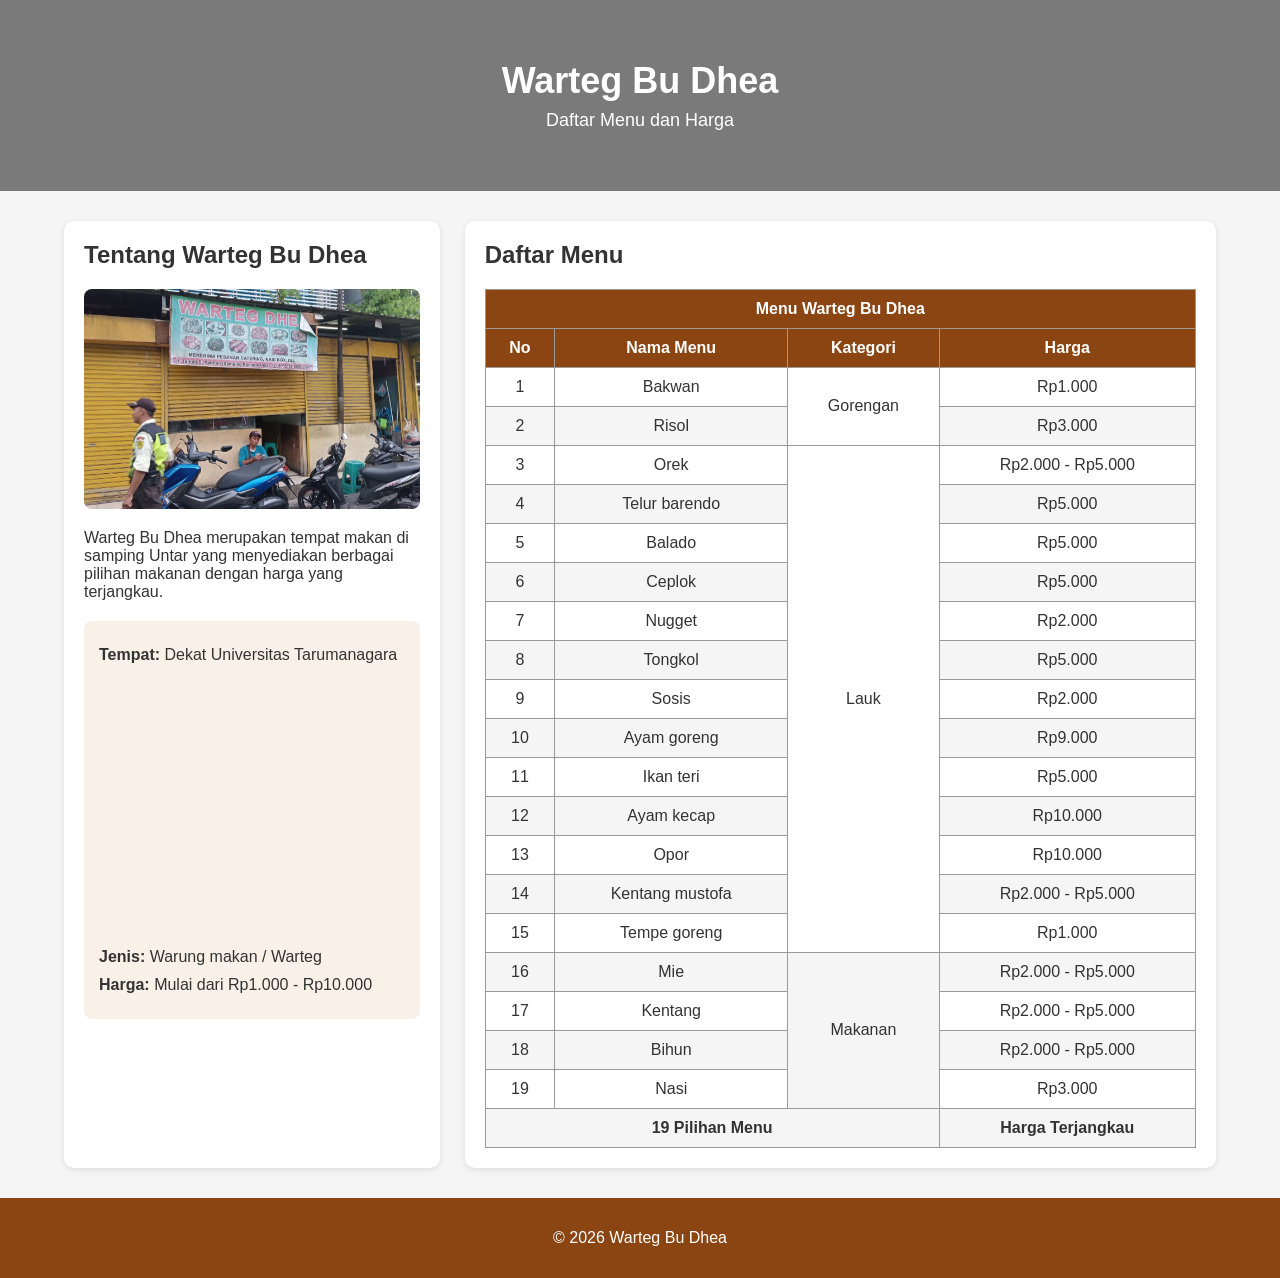
<file: Kelompok_7_Pertemuan3/index.html>
<!DOCTYPE html>
<html lang="id">
<head>
    <meta charset="UTF-8">
    <meta name="viewport" content="width=device-width, initial-scale=1.0">
    <title>Warteg Bu Dhea</title>

    <!-- CSS eksternal -->
    <link rel="stylesheet" href="style.css">
</head>
<body>

    <!-- Header -->
    <header>
        <h1>Warteg Bu Dhea</h1>
        <p>Daftar Menu dan Harga</p>
    </header>

    <!-- Isi halaman -->
    <main class="container">

        <!-- Tentang warteg -->
        <section class="about">
            <h2>Tentang Warteg Bu Dhea</h2>

            <img 
                src="WartegDhea.png"
                alt="Tempat Warteg">

            <p>
                Warteg Bu Dhea merupakan tempat makan di samping Untar yang menyediakan
                berbagai pilihan makanan dengan harga yang terjangkau.
            </p>

            <div class="info">
                <p><strong>Tempat:</strong> Dekat Universitas Tarumanagara</p>

                <!-- Google Maps -->
                <div class="map">
                    <iframe
                        src="https://www.google.com/maps?q=Warteg%20Bu%20Dhea%20Universitas%20Tarumanagara&output=embed"
                        width="100%"
                        height="250"
                        style="border:0;"
                        allowfullscreen=""
                        loading="lazy">
                    </iframe>
                </div>

                <p><strong>Jenis:</strong> Warung makan / Warteg</p>
                <p><strong>Harga:</strong> Mulai dari Rp1.000 - Rp10.000</p>
            </div>
        </section>

        <!-- Daftar menu -->
        <section class="menu">
            <h2>Daftar Menu</h2>

            <table>
                <tr>
                    <th colspan="4">Menu Warteg Bu Dhea</th>
                </tr>

                <tr>
                    <th>No</th>
                    <th>Nama Menu</th>
                    <th>Kategori</th>
                    <th>Harga</th>
                </tr>

                <!-- Gorengan -->
                <tr>
                    <td>1</td>
                    <td>Bakwan</td>
                    <td rowspan="2">Gorengan</td>
                    <td>Rp1.000</td>
                </tr>

                <tr>
                    <td>2</td>
                    <td>Risol</td>
                    <td>Rp3.000</td>
                </tr>

                <!-- Lauk -->
                <tr>
                    <td>3</td>
                    <td>Orek</td>
                    <td rowspan="13">Lauk</td>
                    <td>Rp2.000 - Rp5.000</td>
                </tr>

                <tr>
                    <td>4</td>
                    <td>Telur barendo</td>
                    <td>Rp5.000</td>
                </tr>

                <tr>
                    <td>5</td>
                    <td>Balado</td>
                    <td>Rp5.000</td>
                </tr>

                <tr>
                    <td>6</td>
                    <td>Ceplok</td>
                    <td>Rp5.000</td>
                </tr>

                <tr>
                    <td>7</td>
                    <td>Nugget</td>
                    <td>Rp2.000</td>
                </tr>

                <tr>
                    <td>8</td>
                    <td>Tongkol</td>
                    <td>Rp5.000</td>
                </tr>

                <tr>
                    <td>9</td>
                    <td>Sosis</td>
                    <td>Rp2.000</td>
                </tr>

                <tr>
                    <td>10</td>
                    <td>Ayam goreng</td>
                    <td>Rp9.000</td>
                </tr>

                <tr>
                    <td>11</td>
                    <td>Ikan teri</td>
                    <td>Rp5.000</td>
                </tr>

                <tr>
                    <td>12</td>
                    <td>Ayam kecap</td>
                    <td>Rp10.000</td>
                </tr>

                <tr>
                    <td>13</td>
                    <td>Opor</td>
                    <td>Rp10.000</td>
                </tr>

                <tr>
                    <td>14</td>
                    <td>Kentang mustofa</td>
                    <td>Rp2.000 - Rp5.000</td>
                </tr>

                <tr>
                    <td>15</td>
                    <td>Tempe goreng</td>
                    <td>Rp1.000</td>
                </tr>

                <!-- Makanan -->
                <tr>
                    <td>16</td>
                    <td>Mie</td>
                    <td rowspan="4">Makanan</td>
                    <td>Rp2.000 - Rp5.000</td>
                </tr>

                <tr>
                    <td>17</td>
                    <td>Kentang</td>
                    <td>Rp2.000 - Rp5.000</td>
                </tr>

                <tr>
                    <td>18</td>
                    <td>Bihun</td>
                    <td>Rp2.000 - Rp5.000</td>
                </tr>

                <tr>
                    <td>19</td>
                    <td>Nasi</td>
                    <td>Rp3.000</td>
                </tr>

                

                <!-- Ringkasan -->
                <tr class="summary">
                    <td colspan="3">
                        <strong>19 Pilihan Menu</strong>
                    </td>
                    <td colspan="1">
                        <strong>Harga Terjangkau</strong>
                    </td>
                </tr>

            </table>
        </section>

    </main>

    <!-- Footer -->
    <footer>
        <p>&copy; 2026 Warteg Bu Dhea</p>
    </footer>

</body>
</html>
</file>
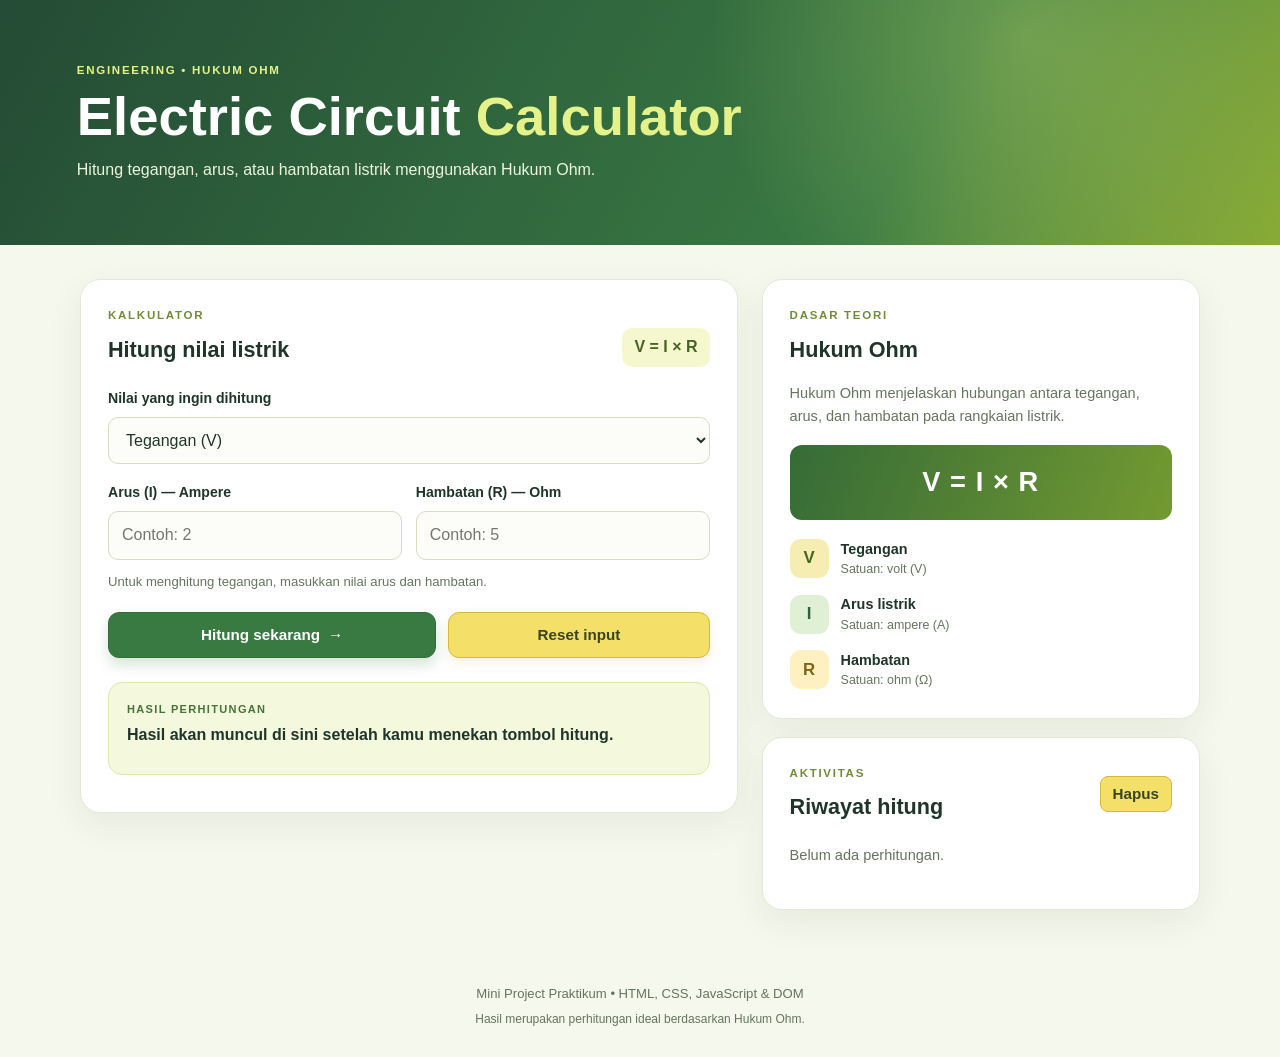
<file: Kelompok_7_Pertemuan_10/index.html>
<!-- Menentukan dokumen menggunakan standar HTML5 -->
<!DOCTYPE html>
<html lang="id">
<!-- Memuat metadata, judul, CSS, dan JavaScript -->
<head>
  <meta charset="UTF-8"><meta name="viewport" content="width=device-width, initial-scale=1.0">
  <title>Electric Circuit Calculator</title><link rel="stylesheet" href="style.css"><script src="script.js" defer></script>
</head>
<!-- Berisi seluruh tampilan kalkulator listrik -->
<body>
  <!-- Menampilkan judul dan pengantar aplikasi -->
  <header class="hero"><div><p class="eyebrow">ENGINEERING • HUKUM OHM</p><h1>Electric Circuit <span>Calculator</span></h1><p>Hitung tegangan, arus, atau hambatan listrik menggunakan Hukum Ohm.</p></div></header>
  <!-- Menyusun kalkulator dan informasi pendukung -->
  <main class="container">
    <!-- Area input dan hasil perhitungan listrik -->
    <section class="card calculator">
      <div class="heading"><div><p class="eyebrow">KALKULATOR</p><h2>Hitung nilai listrik</h2></div><span class="chip">V = I × R</span></div>
      <!-- Form untuk memilih besaran dan memasukkan nilai -->
      <form id="calculatorForm">
        <label for="target">Nilai yang ingin dihitung</label>
        <!-- Memilih nilai listrik yang akan dihitung -->
        <select id="target"><option value="voltage">Tegangan (V)</option><option value="current">Arus (I)</option><option value="resistance">Hambatan (R)</option></select>
        <!-- Menyediakan dua kolom input untuk perhitungan -->
        <div class="input-grid"><div><label id="firstLabel" for="firstValue">Arus (I) — Ampere</label><input id="firstValue" type="number" min="0" step="any" placeholder="Contoh: 2" required></div><div><label id="secondLabel" for="secondValue">Hambatan (R) — Ohm</label><input id="secondValue" type="number" min="0" step="any" placeholder="Contoh: 5" required></div></div>
        <p class="hint" id="inputHint">Untuk menghitung tegangan, masukkan nilai arus dan hambatan.</p>
        <!-- Menampilkan tombol hitung dan reset -->
        <div class="button-row">
          <button class="primary" type="submit">Hitung sekarang <span aria-hidden="true">→</span></button>
          <button class="secondary" type="reset" id="resetButton">Reset input</button>
        </div>
      </form>
      <!-- Menampilkan hasil dan rumus perhitungan -->
      <div class="result" aria-live="polite"><div><p class="result-label">HASIL PERHITUNGAN</p><p id="resultText">Hasil akan muncul di sini setelah kamu menekan tombol hitung.</p><small id="formulaText"></small></div></div>
      <!-- Menampilkan pesan validasi input -->
      <p id="errorMessage" class="error" role="alert"></p>
    </section>
    <!-- Menampung teori Hukum Ohm dan riwayat hitung -->
    <aside>
      <!-- Menjelaskan rumus dan satuan besaran listrik -->
      <section class="card"><p class="eyebrow">DASAR TEORI</p><h2>Hukum Ohm</h2><p class="muted">Hukum Ohm menjelaskan hubungan antara tegangan, arus, dan hambatan pada rangkaian listrik.</p><div class="equation">V = I × R</div><ul class="legend"><li><b class="voltage">V</b><span><strong>Tegangan</strong><small>Satuan: volt (V)</small></span></li><li><b class="current">I</b><span><strong>Arus listrik</strong><small>Satuan: ampere (A)</small></span></li><li><b class="resistance">R</b><span><strong>Hambatan</strong><small>Satuan: ohm (Ω)</small></span></li></ul></section>
      <!-- Menampilkan daftar riwayat dan tombol hapus -->
      <section class="card history"><div class="heading"><div><p class="eyebrow">AKTIVITAS</p><h2>Riwayat hitung</h2></div><button type="button" class="text-button" id="clearHistoryButton">Hapus</button></div><p id="emptyHistory" class="muted">Belum ada perhitungan.</p><ul id="historyList"></ul></section>
    </aside>
  </main>
  <!-- Menampilkan informasi penutup aplikasi -->
  <footer><p>Mini Project Praktikum • HTML, CSS, JavaScript & DOM</p><small>Hasil merupakan perhitungan ideal berdasarkan Hukum Ohm.</small></footer>
</body></html>
</file>
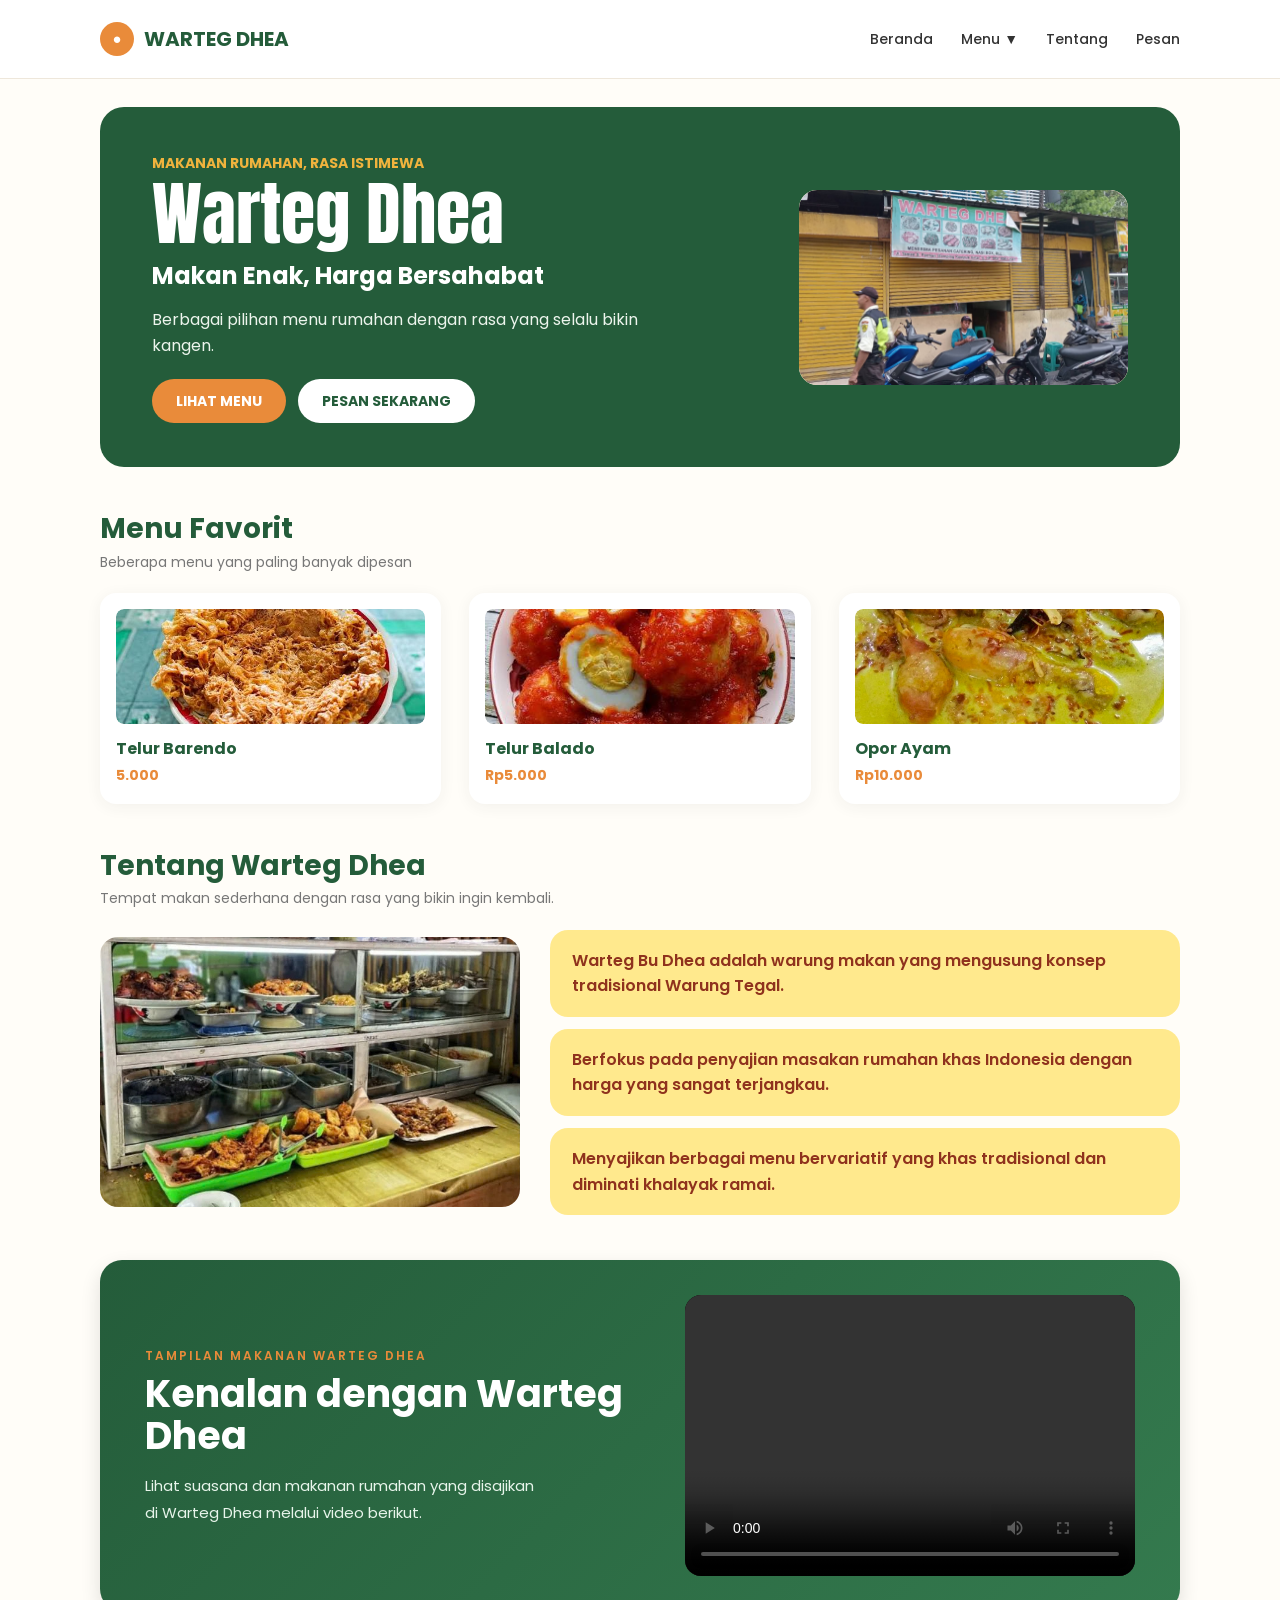
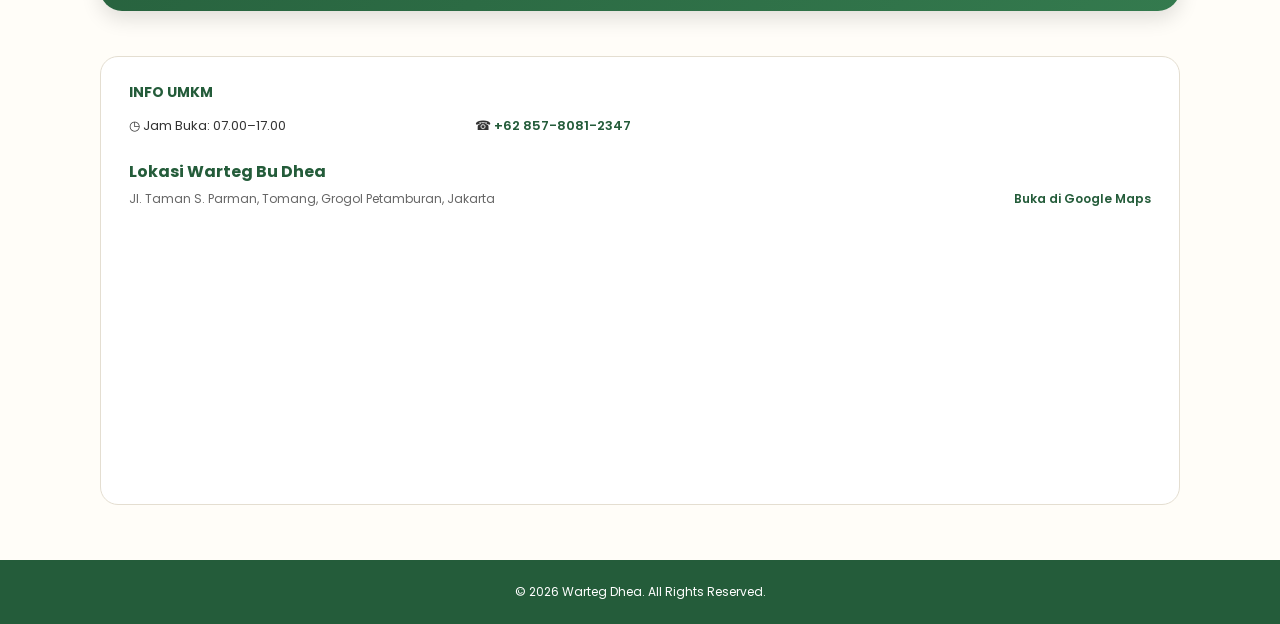
<file: Kelompok_7_Project_UTS/index.html>
<!DOCTYPE html>
<html lang="id">
<head>
    <meta charset="UTF-8">
    <meta name="viewport" content="width=device-width, initial-scale=1.0">
    <title>Warteg Bu Dhea - Beranda</title>
    <link rel="stylesheet" href="style.css">
</head>
<body>

    <!-- Header dan Navigasi -->
    <header class="header">
        <div class="container nav-container">
            <a href="index.html" class="brand">
                <span class="brand-icon">●</span>
                WARTEG DHEA
            </a>

            <nav class="nav">
                <a href="index.html">Beranda</a>
                <div class="dropdown">
                    <button type="button" class="dropdown-toggle">Menu <span>▼</span></button>
                    <ul class="submenu">
                        <li><a href="menu.html#gorengan">Gorengan</a></li>
                        <li><a href="menu.html#lauk">Lauk</a></li>
                        <li><a href="menu.html#makanan">Makanan</a></li>
                        <li><a href="menu.html#harga">Daftar Harga</a></li>
                    </ul>
                </div>
                <a href="index.html#tentang">Tentang</a>
                <a href="pesan.html">Pesan</a>
            </nav>
        </div>
    </header>

    <main>
        <!-- Hero: slogan, deskripsi, tombol, dan foto warteg -->
        <section class="hero container">
            <div class="hero-content">
                <p class="eyebrow">MAKANAN RUMAHAN, RASA ISTIMEWA</p>
                <h1>Warteg Dhea</h1>
                <h2>Makan Enak, Harga Bersahabat</h2>
                <p>
                    Berbagai pilihan menu rumahan dengan rasa yang selalu bikin kangen.
                </p>

                <!-- Tombol menuju katalog menu dan halaman pemesanan -->
                <div class="button-group">
                    <a href="menu.html" class="button button-orange">LIHAT MENU</a>
                    <a href="pesan.html" class="button button-light">PESAN SEKARANG</a>
                </div>
            </div>

            <div class="hero-illustration hero-photo">
                <img src="assets/warteg-depan.png" alt="Foto depan Warteg Dhea">
            </div>
        </section>

        <!-- Menu Favorit -->
        <section class="container section">
            <div class="section-heading">
                <h2>Menu Favorit</h2>
                <p>Beberapa menu yang paling banyak dipesan</p>
            </div>

            <!-- Kartu menu berisi foto, nama menu, dan harga -->
            <div class="menu-grid">
                <article class="menu-card">
                    <div class="food-image">
                        <img src="assets/Telur Barendo.jpg" alt="Telur Barendo">
                    </div>
                    <h3>Telur Barendo</h3>
                    <strong>5.000</strong>
                </article>

                <article class="menu-card">
                    <div class="food-image">
                        <img src="assets/Telur Balado.jpg" alt="Telur Balado">
                    </div>
                    <h3>Telur Balado</h3>
                    <strong>Rp5.000</strong>
                </article>

                <article class="menu-card">
                    <div class="food-image">
                        <img src="assets/Opor Ayam.png" alt="Opor Ayam">
                    </div>
                    <h3>Opor Ayam</h3>
                    <strong>Rp10.000</strong>
                </article>
            </div>
        </section>

        <!-- Tentang Warteg Bu Dhea -->
        <section id="tentang" class="container section">
            <div class="section-heading">
                <h2>Tentang Warteg Dhea</h2>
                <p>Tempat makan sederhana dengan rasa yang bikin ingin kembali.</p>
            </div>

            <!-- Bagian "tentang" dibagi menjadi foto warteg dan deskripsi -->
            <div class="about-grid">
                <img src="assets/etalase-menu.jpg" alt="Etalase makanan Warteg Bu Dhea" class="about-image">

                <div class="about-text">
                    <p>
                        Warteg Bu Dhea adalah warung makan yang mengusung konsep
                        tradisional Warung Tegal.
                    </p>
                    <p>
                        Berfokus pada penyajian masakan rumahan khas Indonesia
                        dengan harga yang sangat terjangkau.
                    </p>
                    <p>
                        Menyajikan berbagai menu bervariatif yang khas tradisional
                        dan diminati khalayak ramai.
                    </p>
                </div>
            </div>
        </section>

        <!-- Video Warteg -->
            <section class="container section">
         <div class="video-warteg-box">
        <div class="video-warteg-text">
            <p class="eyebrow">TAMPILAN MAKANAN WARTEG DHEA</p>

            <h2>Kenalan dengan Warteg Dhea</h2>

            <p>
                Lihat suasana dan makanan rumahan yang disajikan
                di Warteg Dhea melalui video berikut.
            </p>
        </div>

        <div class="video-warteg-player">
            <video controls>
                <source src="assets/video-warteg.mp4" type="video/mp4">
                Browser kamu tidak mendukung video.
            </video>
        </div>
    </div>
</section>

        <!-- Info UMKM dan Lokasi -->
        <section class="container section">
            <div class="info-box">
                <h3>INFO UMKM</h3>

                <!-- Jam operasional dan kontak WhatsApp -->
                <div class="info-grid info-grid-home">
                    <p><span>◷</span> Jam Buka: 07.00–17.00</p>
                    <p><span>☎</span> <a href="https://wa.me/6285780812347" target="_blank" rel="noopener noreferrer">+62 857-8081-2347</a></p>
                </div>

                <!-- Alamat warteg dan tautan ke Google Maps -->
                <div class="location-map">
                    <div class="location-map-header">
                        <div>
                            <h4>Lokasi Warteg Bu Dhea</h4>
                            <p>Jl. Taman S. Parman, Tomang, Grogol Petamburan, Jakarta</p>
                        </div>
                        <a href="https://share.google/xCN6wuNOhyiaS6Gfj" target="_blank" rel="noopener noreferrer">Buka di Google Maps</a>
                    </div>

                    <!-- Peta lokasi ditampilkan langsung di halaman -->
                    <iframe
                        src="https://www.google.com/maps?q=Warteg%20DHEA%2C%20Jl.%20Taman%20S.%20Parman%2C%20Tomang%2C%20Grogol%20Petamburan%2C%20Jakarta&output=embed"
                        width="100%"
                        height="260"
                        style="border:0;"
                        allowfullscreen=""
                        loading="lazy"
                        referrerpolicy="no-referrer-when-downgrade"
                        title="Lokasi Warteg Bu Dhea">
                    </iframe>
                </div>
            </div>
        </section>
    </main>

    <!-- Footer -->
    <footer class="footer">
        <div class="container footer-container">
            <p>&copy; 2026 Warteg Dhea. All Rights Reserved.</p>
        </div>
    </footer>
</body>
</html>
</file>
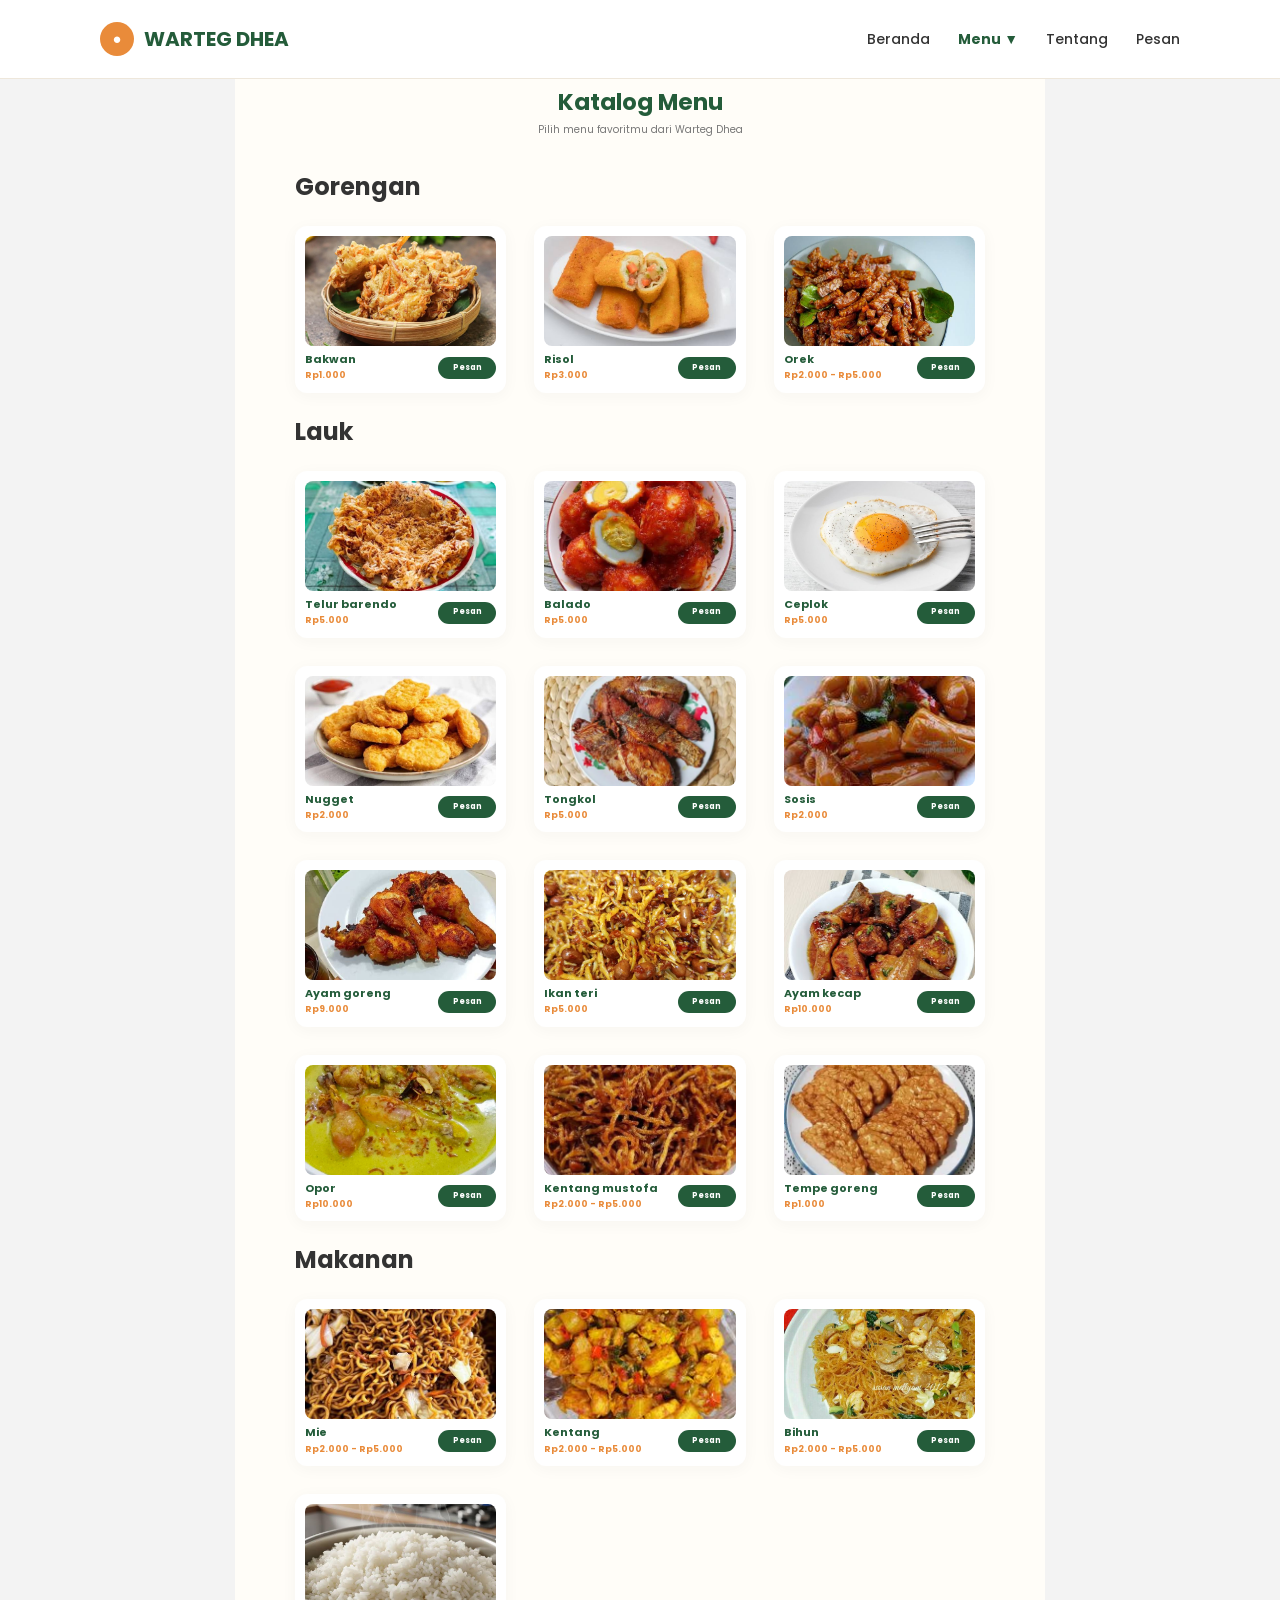
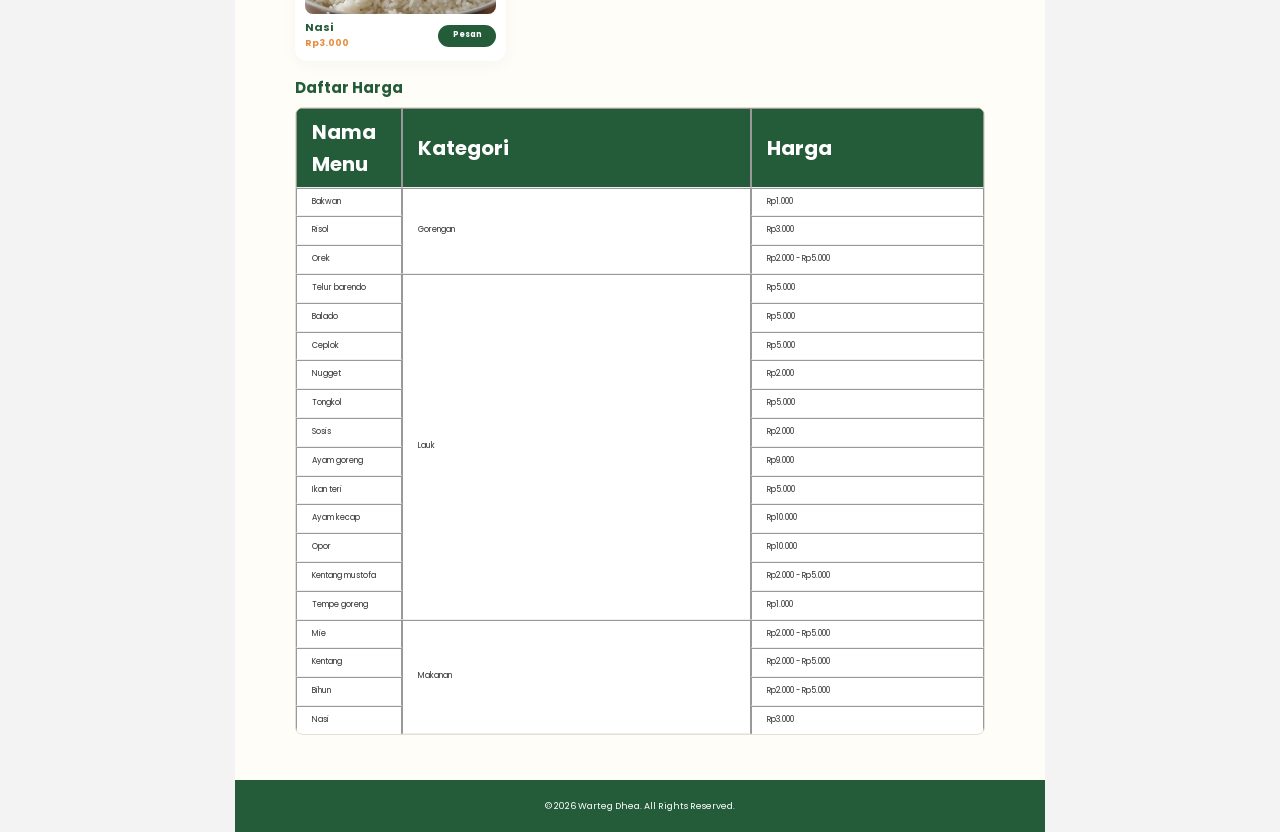
<file: Kelompok_7_Project_UTS/menu.html>
<!DOCTYPE html>
<html lang="id">
<head>
    <meta charset="UTF-8">
    <meta name="viewport" content="width=device-width, initial-scale=1.0">
    <title>Warteg Bu Dhea - Katalog Menu</title>
    <link rel="stylesheet" href="style.css">
</head>
<body class="catalog-body">

<!-- Header dan Navigasi -->
<header class="header">
    <div class="container nav-container">
        <a href="index.html" class="brand">
            <span class="brand-icon">●</span>
            WARTEG DHEA
        </a>

        <nav class="nav">
            <a href="index.html">Beranda</a>

            <!-- Dropdown untuk menuju kategori menu dan daftar harga -->
            <div class="dropdown">
                <button type="button" class="dropdown-toggle active">Menu <span>▼</span></button>
                <ul class="submenu">
                    <li><a href="#gorengan">Gorengan</a></li>
                    <li><a href="#lauk">Lauk</a></li>
                    <li><a href="#makanan">Makanan</a></li>
                    <li><a href="#harga">Daftar Harga</a></li>
                </ul>
            </div>

            <a href="index.html#tentang">Tentang</a>
            <a href="pesan.html">Pesan</a>
        </nav>
    </div>
</header>

<main class="catalog-main">

    <!-- Judul katalog menu -->
    <section class="catalog-title">
        <h1>Katalog Menu</h1>
        <p>Pilih menu favoritmu dari Warteg Dhea</p>
    </section>

    <!-- Katalog menu dikelompokkan berdasarkan kategori -->

    <!-- Kategori gorengan -->
    <section id="gorengan" class="catalog-category">
        <h2 class="catalog-category-title">Gorengan</h2>

        <div class="catalog-cards">
            <article class="catalog-card">
                <div class="catalog-image"><img src="images/Bakwan.jpeg" alt="Bakwan"></div>
                <div class="catalog-card-info"><div><h2>Bakwan</h2><p>Rp1.000</p></div><a href="pesan.html" class="catalog-order">Pesan</a></div>
            </article>
            <article class="catalog-card">
                <div class="catalog-image"><img src="images/Risol.jpg" alt="Risol"></div>
                <div class="catalog-card-info"><div><h2>Risol</h2><p>Rp3.000</p></div><a href="pesan.html" class="catalog-order">Pesan</a></div>
            </article>
            <article class="catalog-card">
                <div class="catalog-image"><img src="images/Tempe Orek.jpg" alt="Orek"></div>
                <div class="catalog-card-info"><div><h2>Orek</h2><p>Rp2.000 - Rp5.000</p></div><a href="pesan.html" class="catalog-order">Pesan</a></div>
            </article>
        </div>
    </section>

    <!-- Kategori lauk -->
    <section id="lauk" class="catalog-category">
        <h2 class="catalog-category-title">Lauk</h2>
        <div class="catalog-cards">
            <article class="catalog-card">
                <div class="catalog-image"><img src="images/Telur Barendo.jpg" alt="Telur barendo"></div>
                <div class="catalog-card-info"><div><h2>Telur barendo</h2><p>Rp5.000</p></div><a href="pesan.html" class="catalog-order">Pesan</a></div>
            </article>
            <article class="catalog-card">
                <div class="catalog-image"><img src="images/Telur Balado.jpg" alt="Telur Balado"></div>
                <div class="catalog-card-info"><div><h2>Balado</h2><p>Rp5.000</p></div><a href="pesan.html" class="catalog-order">Pesan</a></div>
            </article>
            <article class="catalog-card">
                <div class="catalog-image"><img src="images/Telur Ceplok.jpg" alt="Ceplok"></div>
                <div class="catalog-card-info"><div><h2>Ceplok</h2><p>Rp5.000</p></div><a href="pesan.html" class="catalog-order">Pesan</a></div>
            </article>
            <article class="catalog-card">
                <div class="catalog-image"><img src="images/nugget.jpg" alt="Nugget"></div>
                <div class="catalog-card-info"><div><h2>Nugget</h2><p>Rp2.000</p></div><a href="pesan.html" class="catalog-order">Pesan</a></div>
            </article>
            <article class="catalog-card">
                <div class="catalog-image"><img src="images/Ikan Tongkol.jpg" alt="Ikan Tongkol"></div>
                <div class="catalog-card-info"><div><h2>Tongkol</h2><p>Rp5.000</p></div><a href="pesan.html" class="catalog-order">Pesan</a></div>
            </article>
            <article class="catalog-card">
                <div class="catalog-image"><img src="images/Sosis.jpg" alt="Sosis"></div>
                <div class="catalog-card-info"><div><h2>Sosis</h2><p>Rp2.000</p></div><a href="pesan.html" class="catalog-order">Pesan</a></div>
            </article>
            <article class="catalog-card">
                <div class="catalog-image"><img src="images/Ayam Goreng.jpg" alt="Ayam goreng"></div>
                <div class="catalog-card-info"><div><h2>Ayam goreng</h2><p>Rp9.000</p></div><a href="pesan.html" class="catalog-order">Pesan</a></div>
            </article>
            <article class="catalog-card">
                <div class="catalog-image"><img src="images/Ikan Teri.jpg" alt="Ikan teri"></div>
                <div class="catalog-card-info"><div><h2>Ikan teri</h2><p>Rp5.000</p></div><a href="pesan.html" class="catalog-order">Pesan</a></div>
            </article>
            <article class="catalog-card">
                <div class="catalog-image"><img src="images/Ayam Kecap.jpg" alt="Ayam kecap"></div>
                <div class="catalog-card-info"><div><h2>Ayam kecap</h2><p>Rp10.000</p></div><a href="pesan.html" class="catalog-order">Pesan</a></div>
            </article>
            <article class="catalog-card">
                <div class="catalog-image"><img src="images/Opor Ayam.png" alt="Opor"></div>
                <div class="catalog-card-info"><div><h2>Opor</h2><p>Rp10.000</p></div><a href="pesan.html" class="catalog-order">Pesan</a></div>
            </article>
            <article class="catalog-card">
                <div class="catalog-image"><img src="images/Kentang Mustofa.jpg" alt="Kentang mustofa"></div>
                <div class="catalog-card-info"><div><h2>Kentang mustofa</h2><p>Rp2.000 - Rp5.000</p></div><a href="pesan.html" class="catalog-order">Pesan</a></div>
            </article>
            <article class="catalog-card">
                <div class="catalog-image"><img src="images/Tempe Goreng.jpg" alt="Tempe goreng"></div>
                <div class="catalog-card-info"><div><h2>Tempe goreng</h2><p>Rp1.000</p></div><a href="pesan.html" class="catalog-order">Pesan</a></div>
            </article>
        </div>
    </section>

    <!-- Kategori makanan -->
    <section id="makanan" class="catalog-category">
        <h2 class="catalog-category-title">Makanan</h2>
        <div class="catalog-cards">
            <article class="catalog-card">
                <div class="catalog-image"><img src="images/Mie.jpg" alt="Mie"></div>
                <div class="catalog-card-info"><div><h2>Mie</h2><p>Rp2.000 - Rp5.000</p></div><a href="pesan.html" class="catalog-order">Pesan</a></div>
            </article>
            <article class="catalog-card">
                <div class="catalog-image"><img src="images/Kentang.jpg" alt="Kentang"></div>
                <div class="catalog-card-info"><div><h2>Kentang</h2><p>Rp2.000 - Rp5.000</p></div><a href="pesan.html" class="catalog-order">Pesan</a></div>
            </article>
            <article class="catalog-card">
                <div class="catalog-image"><img src="images/Bihun.jpg" alt="Bihun"></div>
                <div class="catalog-card-info"><div><h2>Bihun</h2><p>Rp2.000 - Rp5.000</p></div><a href="pesan.html" class="catalog-order">Pesan</a></div>
            </article>
            <article class="catalog-card">
                <div class="catalog-image"><img src="images/Nasi.jpg" alt="Nasi"></div>
                <div class="catalog-card-info"><div><h2>Nasi</h2><p>Rp3.000</p></div><a href="pesan.html" class="catalog-order">Pesan</a></div>
            </article>
        </div>
    </section>

    <!-- Tabel daftar harga seluruh menu -->
    <section id="harga" class="catalog-price-section">
        <h2>Daftar Harga</h2>
        <div class="table-wrapper">
            <table class="menu-table catalog-table">
                <thead><tr><th>Nama Menu</th><th>Kategori</th><th>Harga</th></tr></thead>
                <tbody>
                    <tr><td>Bakwan</td><td rowspan="3">Gorengan</td><td>Rp1.000</td></tr>
                    <tr><td>Risol</td><td>Rp3.000</td></tr>
                    <tr><td>Orek</td><td>Rp2.000 - Rp5.000</td></tr>
                    <tr><td>Telur barendo</td><td rowspan="12">Lauk</td><td>Rp5.000</td></tr>
                    <tr><td>Balado</td><td>Rp5.000</td></tr>
                    <tr><td>Ceplok</td><td>Rp5.000</td></tr>
                    <tr><td>Nugget</td><td>Rp2.000</td></tr>
                    <tr><td>Tongkol</td><td>Rp5.000</td></tr>
                    <tr><td>Sosis</td><td>Rp2.000</td></tr>
                    <tr><td>Ayam goreng</td><td>Rp9.000</td></tr>
                    <tr><td>Ikan teri</td><td>Rp5.000</td></tr>
                    <tr><td>Ayam kecap</td><td>Rp10.000</td></tr>
                    <tr><td>Opor</td><td>Rp10.000</td></tr>
                    <tr><td>Kentang mustofa</td><td>Rp2.000 - Rp5.000</td></tr>
                    <tr><td>Tempe goreng</td><td>Rp1.000</td></tr>
                    <tr><td>Mie</td><td rowspan="4">Makanan</td><td>Rp2.000 - Rp5.000</td></tr>
                    <tr><td>Kentang</td><td>Rp2.000 - Rp5.000</td></tr>
                    <tr><td>Bihun</td><td>Rp2.000 - Rp5.000</td></tr>
                    <tr><td>Nasi</td><td>Rp3.000</td></tr>
                </tbody>
            </table>
        </div>
    </section>

</main>

<!-- Footer halaman katalog -->
<footer class="footer catalog-footer">
    <div class="container footer-container">
        <p>&copy; 2026 Warteg Dhea. All Rights Reserved.</p>
    </div>
</footer>

</body>
</html>
</file>
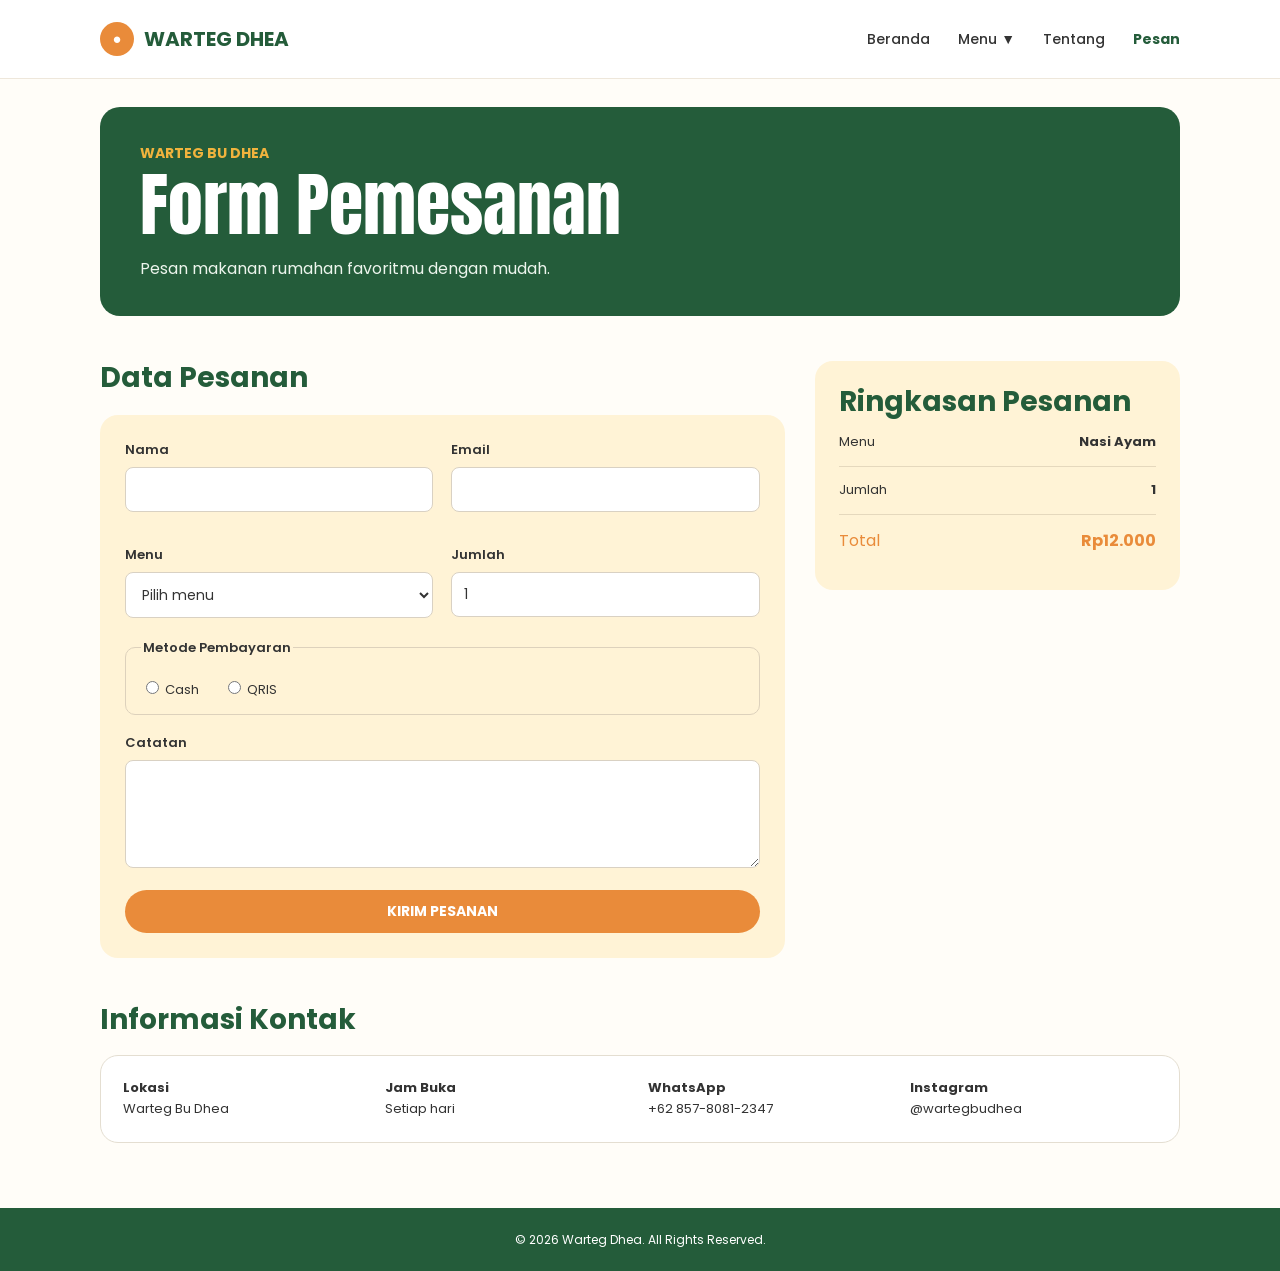
<file: Kelompok_7_Project_UTS/pesan.html>
<!DOCTYPE html>
<html lang="id">
<head>
    <meta charset="UTF-8">
    <meta name="viewport" content="width=device-width, initial-scale=1.0">
    <title>Warteg Bu Dhea - Pesan</title>
    <link rel="stylesheet" href="style.css">
</head>
<body>

    <!-- Header dan Navigasi -->
    <header class="header">
        <div class="container nav-container">
            <a href="index.html" class="brand">
                <span class="brand-icon">●</span>
                WARTEG DHEA
            </a>

            <nav class="nav">
                <a href="index.html">Beranda</a>
                <div class="dropdown">
                    <button type="button" class="dropdown-toggle">Menu <span>▼</span></button>
                    <ul class="submenu">
                        <li><a href="menu.html#gorengan">Gorengan</a></li>
                        <li><a href="menu.html#lauk">Lauk</a></li>
                        <li><a href="menu.html#makanan">Makanan</a></li>
                        <li><a href="menu.html#harga">Daftar Harga</a></li>
                    </ul>
                </div>
                <a href="index.html#tentang">Tentang</a>
                <a href="pesan.html" class="active">Pesan</a>
            </nav>
        </div>
    </header>

    <main class="container">

        <!-- Judul dan pengantar form pemesanan -->
        <section class="order-hero">
            <p class="eyebrow">WARTEG BU DHEA</p>
            <h1>Form Pemesanan</h1>
            <p>Pesan makanan rumahan favoritmu dengan mudah.</p>
        </section>

        <!-- Form pemesanan dan ringkasan pesanan -->
        <section class="order-layout section">
            <div>
                <h2>Data Pesanan</h2>

                <!-- Form untuk mengisi data dan pilihan pesanan -->
                <form action="#" method="post" class="order-form">
                    <div class="form-grid">

                        <!-- Data pelanggan -->
                        <div class="form-group">
                            <label for="nama-pesan">Nama</label>
                            <input type="text" id="nama-pesan" name="nama" required>
                        </div>

                        <div class="form-group">
                            <label for="email-pesan">Email</label>
                            <input type="email" id="email-pesan" name="email" required>
                        </div>

                        <!-- Pilihan menu dari katalog -->
                        <div class="form-group">
                            <label for="menu-pesan">Menu</label>
                            <select id="menu-pesan" name="menu" required>
                                <option value="">Pilih menu</option>
                                <option value="1">Bakwan - Rp1.000</option>
                                <option value="2">Risol - Rp3.000</option>
                                <option value="3">Orek - Rp2.000 - Rp5.000</option>
                                <option value="4">Telur barendo - Rp5.000</option>
                                <option value="5">Balado - Rp5.000</option>
                                <option value="6">Ceplok - Rp5.000</option>
                                <option value="7">Nugget - Rp2.000</option>
                                <option value="8">Tongkol - Rp5.000</option>
                                <option value="9">Sosis - Rp2.000</option>
                                <option value="10">Ayam goreng - Rp9.000</option>
                                <option value="11">Ikan teri - Rp5.000</option>
                                <option value="12">Ayam kecap - Rp10.000</option>
                                <option value="13">Opor - Rp10.000</option>
                                <option value="14">Kentang mustofa - Rp2.000 - Rp5.000</option>
                                <option value="15">Tempe goreng - Rp1.000</option>
                                <option value="16">Mie - Rp2.000 - Rp5.000</option>
                                <option value="17">Kentang - Rp2.000 - Rp5.000</option>
                                <option value="18">Bihun - Rp2.000 - Rp5.000</option>
                                <option value="19">Nasi - Rp3.000</option>
                            </select>
                        </div>

                        <!-- Jumlah menu yang dipesan -->
                        <div class="form-group">
                            <label for="jumlah-pesan">Jumlah</label>
                            <input type="number" id="jumlah-pesan" name="jumlah" min="1" value="1" required>
                        </div>
                    </div>

                    <!-- Pilihan metode pembayaran -->
                    <fieldset class="payment-field">
                        <legend>Metode Pembayaran</legend>
                        <label><input type="radio" name="pembayaran" value="cash" required> Cash</label>
                        <label><input type="radio" name="pembayaran" value="qris"> QRIS</label>
                    </fieldset>

                    <!-- Catatan tambahan dari pelanggan -->
                    <div class="form-group">
                        <label for="catatan-pesan">Catatan</label>
                        <textarea id="catatan-pesan" name="catatan" rows="4"></textarea>
                    </div>

                    <!-- Tombol untuk mengirim form -->
                    <button type="submit" class="button button-orange full-button">
                        KIRIM PESANAN
                    </button>
                </form>
            </div>

            <!-- Ringkasan pesanan yang ditampilkan di samping form -->
            <aside class="summary-card">
                <h2>Ringkasan Pesanan</h2>
                <div class="summary-row"><span>Menu</span><strong>Nasi Ayam</strong></div>
                <div class="summary-row"><span>Jumlah</span><strong>1</strong></div>
                <div class="summary-row total"><span>Total</span><strong>Rp12.000</strong></div>
            </aside>
        </section>

        <!-- Informasi kontak warteg -->
        <section class="contact-box section">
            <h2>Informasi Kontak</h2>
            <div class="contact-grid">
                <p><strong>Lokasi</strong><br>Warteg Bu Dhea</p>
                <p><strong>Jam Buka</strong><br>Setiap hari</p>
                <p><strong>WhatsApp</strong><br> <a href="https://wa.me/6285780812347" target="_blank" rel="noopener noreferrer">+62 857-8081-2347</a></p>
                <p><strong>Instagram</strong><br>@wartegbudhea</p>
            </div>
        </section>
    </main>

    <!-- Footer halaman pemesanan -->
    <footer class="footer">
        <div class="container footer-container">
            <p>&copy; 2026 Warteg Dhea. All Rights Reserved.</p>
        </div>
    </footer>
</body>
</html>
</file>
<file: Kelompok_7_Pertemuan3/style.css>
/* Tampilan dasar */

body {
    margin: 0;
    font-family: Arial, sans-serif;
    background-color: #f5f5f5;
    color: #333;
}

/* Header */

/* Header */

header {
    background-image: linear-gradient(rgba(0, 0, 0, 0.5), rgba(0, 0, 0, 0.5)),
    url("https://nibble-images.b-cdn.net/nibble/original_images/warteg-di-jakarta-01.jpg?class=large");
    background-size: cover;
    background-position: center;
    color: white;
    text-align: center;
    padding: 60px 25px;
}

header h1 {
    margin: 0;
    font-size: 36px;
}

header p {
    margin: 8px 0 0;
    font-size: 18px;
}

/* Isi halaman */

.container {
    width: 90%;
    margin: 30px auto;
    display: grid;
    grid-template-columns: 1fr 2fr;
    gap: 25px;
}

/* Bagian tentang warteg */

.about,
.menu {
    background-color: white;
    padding: 20px;
    border-radius: 10px;
    box-shadow: 0 2px 6px rgba(0, 0, 0, 0.1);
}

.about h2,
.menu h2 {
    margin-top: 0;
}

/* Gambar */

.about img {
    width: 100%;
    height: 220px;
    object-fit: cover;
    border-radius: 8px;
}

/* Informasi warteg */

.info {
    margin-top: 20px;
    padding: 15px;
    background-color: #f9f1e7;
    border-radius: 8px;
}

.info p {
    margin: 10px 0;
}

/* Google Maps */

.map {
    margin: 15px 0;
}

.map iframe {
    border-radius: 8px;
}

/* Tabel menu */

table {
    width: 100%;
    border-collapse: collapse;
}

th,
td {
    border: 1px solid #999;
    padding: 10px;
    text-align: center;
}

th {
    background-color: #8b4513;
    color: white;
}

/* Warna baris tabel */

tr:nth-child(even) {
    background-color: #f5f5f5;
}

/* Ringkasan */

.summary {
    background-color: #f9f1e7;
}

/* Footer */

footer {
    background-color: #8b4513;
    color: white;
    text-align: center;
    padding: 15px;
    margin-top: 30px;
}
</file>
<file: Kelompok_7_Pertemuan_10/style.css>
/* Mengatur box model agar ukuran elemen lebih mudah dihitung. */
* {
    box-sizing: border-box;
}

/* Mengatur gaya dasar halaman dan tipografi. */
body {
    margin: 0;
    color: #20352a;
    background: #f5f8ed;
    font-family: "Trebuchet MS", Arial, sans-serif;
    line-height: 1.55;
}

/* Membentuk area header dengan latar gradasi. */
.hero {
    min-height: 245px;
    padding: 42px max(6vw, 24px);
    color: #ffffff;
    background:
        radial-gradient(circle at 80% 15%, rgba(232, 242, 117, 0.28), transparent 30%),
        linear-gradient(120deg, #244b35, #397a43 70%, #8aab35);
    display: flex;
    align-items: center;
    justify-content: flex-start;
    overflow: hidden;
}

/* Membatasi lebar konten pada header. */
.hero > div:first-child {
    max-width: 850px;
}

/* Memberi warna khusus label kecil di header. */
.hero .eyebrow {
    color: #e5f28a;
}

/* Mengatur tampilan label bagian. */
.eyebrow {
    margin: 0 0 8px;
    color: #718c37;
    font-size: 0.72rem;
    font-weight: 700;
    letter-spacing: 0.15em;
}

/* Mengatur jarak atas pada judul dan paragraf. */
h1, h2, p {
    margin-top: 0;
}

/* Menyamakan jenis huruf untuk judul. */
h1, h2 {
    font-family: "Trebuchet MS", Arial, sans-serif;
}

/* Mengatur ukuran dan jarak judul utama. */
h1 {
    margin-bottom: 12px;
    font-size: clamp(2rem, 4.5vw, 3.4rem);
    line-height: 1.08;
}

/* Menonjolkan bagian teks pada judul utama. */
h1 span {
    color: #e5f28a;
}

/* Mengatur deskripsi di bagian header. */
.hero p:not(.eyebrow) {
    max-width: 650px;
    margin-bottom: 0;
    color: #edf5df;
}

/* Menyusun konten utama dalam dua kolom. */
.container {
    width: min(1120px, calc(100% - 40px));
    margin: 34px auto 52px;
    display: grid;
    grid-template-columns: minmax(0, 1.2fr) minmax(280px, 0.8fr);
    gap: 24px;
    align-items: start;
}

/* Memberi tampilan panel putih dengan sudut membulat. */
.card {
    padding: 27px;
    background: #ffffff;
    border: 1px solid #e3e9d8;
    border-radius: 20px;
    box-shadow: 0 12px 35px rgba(44, 71, 35, 0.07);
}

/* Menyusun judul bagian dan elemen pendamping. */
.heading {
    display: flex;
    justify-content: space-between;
    align-items: center;
    gap: 14px;
}

/* Mengatur ukuran dan jarak judul bagian. */
h2 {
    margin-bottom: 16px;
    font-size: 1.35rem;
}

/* Menyesuaikan jarak judul dalam baris heading. */
.heading h2 {
    margin-bottom: 22px;
}

/* Menampilkan rumus sebagai label kecil. */
.chip {
    padding: 7px 12px;
    border-radius: 10px;
    background: #f5f8ce;
    color: #466323;
    font-weight: 700;
    white-space: nowrap;
}

/* Mengatur tampilan label input. */
label {
    display: block;
    margin: 0 0 7px;
    font-size: 0.88rem;
    font-weight: 700;
}

/* Menyamakan tampilan kolom input dan pilihan. */
input, select {
    width: 100%;
    min-height: 47px;
    padding: 11px 13px;
    color: #20352a;
    background: #fcfdf8;
    border: 1px solid #d3dec3;
    border-radius: 10px;
    font: inherit;
    outline: none;
    transition: border-color 0.2s, box-shadow 0.2s;
}

/* Memberi penanda visual saat input aktif. */
input:focus, select:focus {
    border-color: #83a832;
    box-shadow: 0 0 0 3px rgba(131, 168, 50, 0.16);
}

/* Menyusun dua kolom input berdampingan. */
.input-grid {
    display: grid;
    grid-template-columns: 1fr 1fr;
    gap: 14px;
    margin-top: 18px;
}

/* Mengatur teks petunjuk pengisian input. */
.hint {
    margin: 12px 0 20px;
    color: #66745d;
    font-size: 0.82rem;
}

/* Menyusun tombol tindakan dalam satu baris. */
.button-row {
    display: flex;
    gap: 12px;
    align-items: stretch;
}

/* Menentukan gaya dasar semua tombol. */
button {
    display: inline-flex;
    align-items: center;
    justify-content: center;
    gap: 8px;
    min-height: 46px;
    padding: 12px 18px;
    border-radius: 11px;
    font-family: inherit;
    font-size: 0.95rem;
    font-weight: 700;
    line-height: 1.2;
    cursor: pointer;
    transition: background 0.2s, transform 0.2s, box-shadow 0.2s;
}

/* Memberi gaya utama pada tombol hitung. */
button.primary {
    flex: 1.3;
    border: 1px solid #356b37;
    color: #ffffff;
    background: #397a43;
    box-shadow: 0 7px 14px rgba(57, 122, 67, 0.2);
}

/* Mengubah tampilan tombol hitung saat diarahkan. */
button.primary:hover {
    background: #2d6336;
    box-shadow: 0 9px 18px rgba(57, 122, 67, 0.24);
    transform: translateY(-1px);
}

/* Memberi respons saat tombol ditekan. */
button.primary:active, button.secondary:active {
    transform: translateY(0);
}

/* Memberi gaya pada tombol reset. */
button.secondary {
    flex: 1;
    border: 1px solid #d4b93b;
    color: #39451d;
    background: #f4df69;
    box-shadow: 0 5px 12px rgba(177, 148, 31, 0.13);
}

/* Mengubah tampilan tombol reset saat diarahkan. */
button.secondary:hover {
    background: #ecd04b;
    box-shadow: 0 7px 15px rgba(177, 148, 31, 0.2);
}

/* Membentuk panel untuk menampilkan hasil hitung. */
.result {
    display: flex;
    gap: 14px;
    align-items: flex-start;
    margin-top: 24px;
    padding: 18px;
    background: #f4f8dc;
    border: 1px solid #dfe9a8;
    border-radius: 14px;
}

/* Mengatur label kecil di panel hasil. */
.result-label {
    margin: 0 0 5px;
    color: #47733b;
    font-size: 0.69rem;
    font-weight: 700;
    letter-spacing: 0.12em;
}

/* Menonjolkan teks nilai hasil. */
#resultText {
    margin: 0;
    font-weight: 600;
}

/* Mengatur rincian rumus dan substitusi angka. */
#formulaText {
    display: block;
    margin-top: 8px;
    color: #66745d;
    font-size: 0.84rem;
}

/* Menampilkan pesan kesalahan dengan warna merah. */
.error {
    margin: 10px 0 0;
    color: #b42318;
    font-size: 0.88rem;
    font-weight: 600;
}

/* Menyusun panel teori dan riwayat secara vertikal. */
aside {
    display: grid;
    gap: 18px;
}

/* Mengatur teks pendukung berwarna lebih lembut. */
.muted {
    color: #66745d;
    font-size: 0.91rem;
}

/* Menampilkan rumus Hukum Ohm dengan penekanan visual. */
.equation {
    margin: 18px 0;
    padding: 16px;
    border-radius: 12px;
    text-align: center;
    color: #ffffff;
    background: linear-gradient(110deg, #356b37, #739a31);
    font-family: "Trebuchet MS", Arial, sans-serif;
    font-size: 1.7rem;
    font-weight: 700;
    letter-spacing: 0.04em;
}

/* Menyusun daftar arti simbol listrik. */
.legend {
    list-style: none;
    padding: 0;
    margin: 0;
    display: grid;
    gap: 14px;
}

/* Menata setiap baris simbol dan keterangannya. */
.legend li {
    display: flex;
    align-items: center;
    gap: 12px;
}

/* Membuat simbol listrik berada dalam kotak. */
.legend b {
    display: grid;
    place-items: center;
    width: 39px;
    height: 39px;
    flex: 0 0 39px;
    border-radius: 11px;
    font-weight: 700;
    font-size: 1.05rem;
}

/* Memberi warna khusus pada simbol tegangan. */
.voltage {
    color: #466323;
    background: #f5edb2;
}

/* Memberi warna khusus pada simbol arus. */
.current {
    color: #28633b;
    background: #dff0d5;
}

/* Memberi warna khusus pada simbol hambatan. */
.resistance {
    color: #80631b;
    background: #fff0c2;
}

/* Menempatkan keterangan legenda pada baris terpisah. */
.legend strong, .legend small {
    display: block;
}

/* Mengatur ukuran nama besaran listrik. */
.legend strong {
    font-size: 0.9rem;
}

/* Mengatur tampilan satuan pada legenda. */
.legend small {
    color: #66745d;
    font-size: 0.78rem;
}

/* Menghilangkan jarak bawah judul riwayat. */
.history .heading h2 {
    margin-bottom: 0;
}

/* Mengatur tampilan tombol hapus riwayat. */
.text-button {
    padding: 7px 12px;
    min-height: 36px;
    border: 1px solid #d4b93b;
    border-radius: 8px;
    color: #39451d;
    background: #f4df69;
}

/* Mengubah warna tombol hapus saat diarahkan. */
.text-button:hover {
    background: #ecd04b;
}

/* Mengatur jarak teks saat riwayat masih kosong. */
#emptyHistory {
    margin: 20px 0 0;
}

/* Menyusun daftar riwayat tanpa bullet bawaan. */
#historyList {
    list-style: none;
    margin: 16px 0 0;
    padding: 0;
    display: grid;
    gap: 10px;
}

/* Membentuk panel untuk setiap item riwayat. */
#historyList li {
    padding: 12px;
    background: #fbfcf4;
    border: 1px solid #e3e9d8;
    border-radius: 10px;
}

/* Memisahkan judul riwayat dan detailnya. */
#historyList strong, #historyList small {
    display: block;
}

/* Mengatur ukuran hasil pada setiap riwayat. */
#historyList strong {
    font-size: 0.9rem;
}

/* Mengatur detail rumus dan waktu pada riwayat. */
#historyList small {
    color: #66745d;
    font-size: 0.78rem;
}

/* Menata area footer di bagian bawah halaman. */
footer {
    padding: 22px 20px 28px;
    text-align: center;
    color: #66745d;
    font-size: 0.82rem;
}

/* Mengatur jarak paragraf pada footer. */
footer p {
    margin-bottom: 4px;
}

/* Mengatur ukuran teks tambahan pada footer. */
footer small {
    font-size: 0.75rem;
}

/* Menyesuaikan tata letak untuk layar tablet. */
@media (max-width: 780px) {
    /* Membentuk area header dengan latar gradasi. */
    .hero {
        padding: 38px 24px;
    }

    /* Menyusun konten utama dalam dua kolom. */
    .container {
        grid-template-columns: 1fr;
        margin-top: 22px;
    }
}

/* Menyesuaikan komponen agar nyaman di layar ponsel. */
@media (max-width: 560px) {
    /* Membentuk area header dengan latar gradasi. */
    .hero {
        min-height: auto;
    }

    /* Menyusun konten utama dalam dua kolom. */
    .container {
        width: min(calc(100% - 24px), 500px);
    }

    /* Memberi tampilan panel putih dengan sudut membulat. */
    .card {
        padding: 20px;
        border-radius: 16px;
    }

    /* Menyusun dua kolom input berdampingan. */
    .input-grid {
        grid-template-columns: 1fr;
    }

    /* Menyusun judul bagian dan elemen pendamping. */
    .heading {
        align-items: flex-start;
    }

    /* Menampilkan rumus sebagai label kecil. */
    .chip {
        font-size: 0.8rem;
    }

    /* Menyusun tombol tindakan dalam satu baris. */
    .button-row {
        flex-direction: column;
    }

    button.primary, button.secondary {
        width: 100%;
        flex: auto;
    }
}
</file>
<file: Kelompok_7_Project_UTS/style.css>
/* Mengambil font Anton dan Poppins dari Google Fonts */
@import url('https://fonts.googleapis.com/css2?family=Anton&family=Poppins:wght@400;500;600;700&display=swap');

/* Warna utama yang dipakai di berbagai bagian website */
:root {
    --primary: #245C3A;
    --secondary: #6FA66B;
    --orange: #E98B3A;
    --yellow: #F0B33D;
    --cream: #FFFDF8;
    --soft-cream: #FFF3D6;
    --text: #333333;
    --white: #FFFFFF;
    --border: #E4DED1;
}
/* Untuk Memberikan Batasan pada Responsive */
html,
body {
    min-width: 360px;
}

/* Membuat ukuran elemen sudah termasuk padding dan border */
* {
    box-sizing: border-box;
}

/* Membuat perpindahan ke bagian halaman berjalan halus */
html {
    scroll-behavior: smooth;
}

/* Pengaturan dasar seluruh halaman */
body {
    margin: 0;
    background: var(--cream);
    color: var(--text);
    font-family: 'Poppins', Arial, sans-serif;
    font-size: 16px;
    line-height: 1.6;
}

/* Menghilangkan garis bawah link dan mengikuti warna teks sekitarnya */
a {
    color: inherit;
    text-decoration: none;
}

/* Membatasi lebar konten dan membuatnya berada di tengah */
.container {
    width: min(1080px, 92%);
    margin: auto;
}

/* Bagian header di atas halaman */
.header {
    background: var(--white);
    border-bottom: 1px solid #eee7db;
}

/* Menata logo dan navigasi dalam satu baris */
.nav-container {
    min-height: 76px;
    display: flex;
    align-items: center;
    justify-content: space-between;
}

/* Mengatur tampilan nama/brand warteg */
.brand {
    display: flex;
    align-items: center;
    gap: 10px;
    color: var(--primary);
    font-weight: 700;
    font-size: 20px;
}

/* Membentuk ikon brand menjadi lingkaran */
.brand-icon {
    width: 34px;
    height: 34px;
    display: grid;
    place-items: center;
    border-radius: 50%;
    color: var(--white);
    background: var(--orange);
    font-size: 15px;
}

/* Menata link-link navigasi secara horizontal */
.nav {
    display: flex;
    align-items: center;
    gap: 28px;
    font-size: 14px;
    font-weight: 500;
}

/* Memberi ruang klik di bagian link navigasi */
.nav > a,
.dropdown > a {
    padding: 28px 0;
}

/* Mengubah tampilan link ketika disorot atau sedang aktif */
.nav a:hover,
.nav .active {
    color: var(--primary);
    font-weight: 700;
}

/* Menjadi acuan posisi untuk menu dropdown */
.dropdown {
    position: relative;
}

/* Mengatur ukuran tanda panah kecil pada dropdown */
.dropdown > a span {
    font-size: 10px;
}

/* Tampilan daftar pilihan dropdown yang awalnya disembunyikan */
.submenu {
    display: none;
    position: absolute;
    z-index: 10;
    top: 70px;
    left: -15px;
    min-width: 175px;
    padding: 8px 0;
    margin: 0;
    list-style: none;
    background: var(--white);
    border: 1px solid var(--border);
    border-radius: 10px;
    box-shadow: 0 8px 20px rgba(36, 92, 58, 0.12);
}

/* Menampilkan submenu ketika kursor berada di dropdown */
.dropdown:hover .submenu {
    display: block;
}

/* Membuat setiap pilihan submenu memenuhi lebar daftar */
.submenu li a {
    display: block;
    padding: 9px 16px;
}

/* Memberi warna latar saat pilihan submenu disorot */
.submenu li a:hover {
    background: var(--soft-cream);
}

/* Bagian utama pembuka halaman berisi teks dan ilustrasi */
.hero {
    min-height: 360px;
    margin-top: 28px;
    padding: 42px 52px;
    display: grid;
    grid-template-columns: 1.5fr 0.8fr;
    align-items: center;
    gap: 30px;
    color: var(--white);
    background: var(--primary);
    border-radius: 24px;
}

/* Teks kecil di atas judul utama hero */
.eyebrow {
    margin: 0 0 5px;
    color: var(--yellow);
    font-size: 14px;
    font-weight: 700;
}

/* Mengatur judul besar di bagian hero dan halaman pemesanan */
.hero h1,
.order-hero h1 {
    margin: 0;
    font-family: 'Anton', sans-serif;
    font-size: clamp(48px, 7vw, 70px);
    font-weight: 400;
    line-height: 1;
}

/* Mengatur subjudul di bagian hero */
.hero h2 {
    margin: 8px 0 12px;
    font-size: 24px;
}

/* Mengatur paragraf hero selain teks kecil eyebrow */
.hero p:not(.eyebrow) {
    max-width: 520px;
    margin: 0 0 20px;
    color: #edf5ed;
}

/* Menata beberapa tombol agar sejajar dan bisa turun baris */
.button-group {
    display: flex;
    gap: 12px;
    flex-wrap: wrap;
}

/* Gaya dasar tombol utama dan tombol kecil pada kartu menu */
.button,
.small-button {
    display: inline-block;
    border: 0;
    border-radius: 999px;
    padding: 11px 24px;
    font-family: 'Poppins', Arial, sans-serif;
    font-size: 14px;
    font-weight: 700;
    cursor: pointer;
}

/* Warna tombol oranye dan tombol kecil */
.button-orange,
.small-button {
    color: var(--white);
    background: var(--orange);
}

/* Tampilan tombol berwarna terang */
.button-light {
    color: var(--primary);
    background: var(--white);
}

/* Kotak tempat ilustrasi makanan di bagian hero */
.hero-illustration {
    min-height: 190px;
    display: grid;
    place-items: center;
    border-radius: 18px;
    background: var(--soft-cream);
}

/* Membuat bentuk piring sebagai dasar ilustrasi makanan */
.plate {
    width: 190px;
    height: 105px;
    position: relative;
    border-radius: 50%;
    background: #dfd0aa;
    border: 15px solid #f5ead0;
}

/* Membuat bentuk nasi di atas piring */
.rice {
    position: absolute;
    width: 75px;
    height: 42px;
    left: 42px;
    top: 15px;
    border-radius: 50%;
    background: var(--white);
}

/* Membuat bentuk lauk ayam pada ilustrasi */
.chicken {
    position: absolute;
    width: 48px;
    height: 40px;
    right: 17px;
    top: 16px;
    border-radius: 15px 18px 14px 20px;
    background: #c9652d;
}

/* Membuat bentuk sayuran pada ilustrasi */
.vegetable {
    position: absolute;
    width: 30px;
    height: 30px;
    right: 30px;
    bottom: -7px;
    border-radius: 50%;
    background: var(--secondary);
}

/* Membuat bentuk lauk tambahan pada ilustrasi */
.side-dish {
    position: absolute;
    width: 24px;
    height: 24px;
    left: 22px;
    bottom: -4px;
    border-radius: 50%;
    background: var(--yellow);
}

/* Memberi jarak atas untuk setiap bagian konten */
.section {
    padding: 45px 0 0;
}

/* Menyamakan gaya judul pada beberapa bagian halaman */
.section-heading h2,
.about-text h2,
.contact-box h2,
.order-layout h2,
.order-inline h2 {
    margin: 0;
    color: var(--primary);
    font-size: 28px;
    line-height: 1.2;
}

/* Mengatur teks penjelas di bawah judul bagian */
.section-heading p {
    margin: 5px 0 20px;
    color: #777;
    font-size: 14px;
}

/* Membuat daftar kartu menu menjadi tiga kolom */
.menu-grid {
    display: grid;
    grid-template-columns: repeat(3, 1fr);
    gap: 28px;
}

/* Tampilan kotak untuk masing-masing menu favorit */
.menu-card {
    padding: 16px;
    background: var(--white);
    border-radius: 16px;
    box-shadow: 0 3px 16px rgba(51, 51, 51, 0.06);
    transition: transform 0.25s ease, box-shadow 0.25s ease;
}

.menu-card:hover {
    transform: scale(1.05);
    box-shadow: 0 6px 15px rgba(0, 0, 0, 0.15);
}

/* Mengatur area gambar makanan pada kartu menu */
.food-image {
    width: 100%;
    height: 115px;
    display: cover;
    border-radius: 8px;
    margin-bottom: 12px;
}

/* Warna latar alternatif untuk area gambar makanan */
.food-yellow {
    background: #FFF3D6;
}

.food-green {
    background: #E7F2E7;
}

.food-orange {
    background: #FBE8DB;
}

/* Mengatur nama menu pada kartu */
.menu-card h3 {
    margin: 0;
    color: var(--primary);
    font-size: 16px;
}

/* Mengatur tampilan harga menu pada kartu */
.menu-card strong {
    color: var(--orange);
    font-size: 14px;
}

/* Menyesuaikan ukuran dan jarak tombol kecil di kartu menu */
.small-button {
    margin-top: 12px;
    padding: 7px 16px;
    font-size: 12px;
}

/* Bentuk piring kecil untuk ilustrasi di kartu menu */
.mini-plate {
    width: 125px;
    height: 65px;
    position: relative;
    border-radius: 50%;
    background: #d8c7a2;
    border: 10px solid #f6eedc;
}

/* Bentuk nasi pada ilustrasi piring kecil */
.mini-rice {
    position: absolute;
    width: 55px;
    height: 30px;
    left: 25px;
    top: 7px;
    border-radius: 50%;
    background: white;
}

/* Bentuk ayam pada ilustrasi piring kecil */
.mini-chicken {
    position: absolute;
    width: 38px;
    height: 31px;
    right: 5px;
    top: 8px;
    border-radius: 12px;
    background: #c9652d;
}

/* Pengaturan dasar bentuk telur dan sayuran pada ilustrasi */
.egg-shape,
.vegetable-shape {
    position: absolute;
    border-radius: 50%;
}

/* Bentuk telur pada ilustrasi */
.egg-shape {
    width: 48px;
    height: 48px;
    background: var(--yellow);
    transform: translateX(-20px);
}

/* Bentuk sayuran pada ilustrasi */
.vegetable-shape {
    width: 50px;
    height: 50px;
    background: var(--secondary);
    transform: translateX(20px);
}

/* Bentuk gelas pada ilustrasi minuman */
.glass-shape {
    width: 58px;
    height: 66px;
    border: 7px solid white;
    border-radius: 6px 6px 12px 12px;
    background: #d9efe2;
}

/* Menata bagian tentang warteg menjadi dua kolom */
.about-grid {
    display: grid;
    grid-template-columns: 0.8fr 1.2fr;
    gap: 30px;
    align-items: center;
}

/* Mengatur ukuran dan pemotongan foto warteg */
.about-image {
    width: 100%;
    height: 270px;
    object-fit: cover;
    border-radius: 18px;
}

/* Menata teks di bagian tentang warteg */
.about-text {
    display: grid;
    gap: 12px;
}

/* Membuat paragraf tentang tampil seperti kotak informasi */
.about-text p {
    margin: 0;
    padding: 18px 22px;
    border-radius: 18px;
    background: #FFE98D;
    color: #8f321d;
    font-weight: 600;
}

/* Kotak informasi umum warteg */
.info-box {
    padding: 24px 28px;
    background: var(--white);
    border: 1px solid var(--border);
    border-radius: 18px;
}

/* Judul kecil di dalam kotak informasi */
.info-box h3 {
    margin: 0 0 12px;
    color: var(--primary);
    font-size: 14px;
}

/* Menata informasi dan kontak dalam empat kolom */
.info-grid,
.contact-grid {
    display: grid;
    grid-template-columns: repeat(4, 1fr);
    gap: 15px;
}

/* Mengatur paragraf di dalam daftar informasi dan kontak */
.info-grid p,
.contact-grid p {
    margin: 0;
    font-size: 13px;
}

/* Bagian footer di bawah halaman */
.footer {
    margin-top: 55px;
    padding: 25px 0;
    color: var(--white);
    background: var(--primary);
}

/* Menata isi footer dalam satu baris */
.footer-container {
    display: flex;
    justify-content: space-between;
    align-items: center;
    gap: 20px;
}

/* Mengatur judul di dalam footer */
.footer h3 {
    margin: 0;
    font-size: 17px;
}

/* Mengatur teks kecil di dalam footer */
.footer p {
    margin: 2px 0 0;
    font-size: 12px;
}

/* Menata link navigasi di footer */
.footer-nav {
    display: flex;
    gap: 22px;
    font-size: 13px;
}

/* Mengubah warna link footer ketika disorot */
.footer-nav a:hover {
    color: var(--yellow);
}

/* Bagian judul halaman seperti halaman menu atau pemesanan */
.page-title {
    padding: 50px 0 25px;
    text-align: center;
}

/* Mengatur judul utama halaman */
.page-title h1 {
    margin: 0;
    color: var(--primary);
    font-family: 'Anton', sans-serif;
    font-size: 48px;
    font-weight: 400;
}

/* Mengatur teks deskripsi di bawah judul halaman */
.page-title p {
    margin: 5px 0 0;
    color: #777;
}

/* Memberi jarak bawah pada daftar menu di halaman katalog */
.menu-grid-page {
    margin-bottom: 30px;
}

/* Membuat tabel bisa digeser horizontal jika terlalu lebar */
.table-wrapper {
    overflow-x: auto;
}

/* Gaya umum tabel harga */
table {
    width: 100%;
    border-collapse: collapse;
    background: var(--white);
    border-radius: 12px;
    overflow: hidden;
}

/* Mengatur jarak dalam sel, garis, dan perataan isi tabel */
th,
td {
    padding: 13px 15px;
    border: 1px solid var(--border);
    text-align: left;
    font-size: 14px;
}

/* Memberi warna khusus pada judul kolom tabel */
thead th {
    color: var(--white);
    background: var(--primary);
}

/* Memberi warna latar selang-seling pada baris tabel */
tbody tr:nth-child(even) {
    background: #f5f8f3;
}

/* Mengubah warna baris tabel saat kursor diarahkan ke sana */
tbody tr:hover {
    background: #e9f1e7;
}

/* Bagian formulir pemesanan yang berada di dalam halaman */
.order-inline {
    padding-bottom: 10px;
}

/* Kotak yang membungkus formulir pemesanan */
.order-form {
    margin-top: 20px;
    padding: 25px;
    background: var(--soft-cream);
    border-radius: 18px;
}

/* Membagi isi formulir menjadi dua kolom */
.form-grid {
    display: grid;
    grid-template-columns: repeat(2, 1fr);
    gap: 18px;
}

/* Memberi jarak antar kelompok isian formulir */
.form-group {
    margin-bottom: 15px;
}

/* Gaya label isian dan legenda pilihan pembayaran */
.form-group label,
.payment-field legend {
    display: block;
    margin-bottom: 6px;
    color: var(--text);
    font-size: 13px;
    font-weight: 600;
}

/* Gaya dasar kolom input, pilihan, dan teks panjang */
input,
select,
textarea {
    width: 100%;
    padding: 11px 12px;
    border: 1px solid #d9d1c3;
    border-radius: 8px;
    outline: none;
    background: var(--white);
    color: var(--text);
    font-family: 'Poppins', Arial, sans-serif;
    font-size: 14px;
}

/* Mengubah warna garis kolom ketika sedang dipilih untuk diisi */
input:focus,
select:focus,
textarea:focus {
    border-color: var(--orange);
}

/* Kotak yang mengelompokkan pilihan metode pembayaran */
.payment-field {
    margin: 5px 0 18px;
    padding: 12px 15px;
    border: 1px solid #ddd1bc;
    border-radius: 10px;
}

/* Memberi jarak antar label pilihan pembayaran */
.payment-field label {
    margin-right: 20px;
    font-size: 13px;
}

/* Membiarkan lebar tombol radio/checkbox mengikuti ukuran aslinya */
.payment-field input {
    width: auto;
}

/* Bagian pembuka khusus halaman pemesanan */
.order-hero {
    margin-top: 28px;
    padding: 35px 40px;
    color: var(--white);
    background: var(--primary);
    border-radius: 20px;
}

/* Mengatur paragraf terakhir pada bagian pembuka pemesanan */
.order-hero p:last-child {
    margin-bottom: 0;
    color: #edf5ed;
}

/* Menata formulir dan ringkasan pesanan dalam dua kolom */
.order-layout {
    display: grid;
    grid-template-columns: 1.5fr 0.8fr;
    gap: 30px;
    align-items: start;
}

/* Kotak ringkasan detail pesanan */
.summary-card {
    padding: 24px;
    border-radius: 18px;
    background: var(--soft-cream);
}

/* Menghilangkan jarak atas berlebih pada judul ringkasan */
.summary-card h2 {
    margin-top: 0;
}

/* Menata setiap baris informasi pada ringkasan pesanan */
.summary-row {
    display: flex;
    justify-content: space-between;
    gap: 15px;
    padding: 13px 0;
    border-bottom: 1px solid #e5d8bd;
    font-size: 13px;
}

/* Tampilan khusus untuk baris total harga */
.summary-row.total {
    border-bottom: 0;
    color: var(--orange);
    font-size: 16px;
}

/* Membuat tombol memenuhi lebar kolomnya */
.full-button {
    width: 100%;
}

/* Memberi jarak bawah pada bagian kontak */
.contact-box {
    padding-bottom: 10px;
}

/* Kotak yang menampung informasi kontak */
.contact-grid {
    margin-top: 18px;
    padding: 22px;
    background: var(--white);
    border: 1px solid var(--border);
    border-radius: 18px;
}

/* Pengaturan tampilan ketika lebar layar 800px atau kurang */
@media (max-width: 800px) {
    /* Menumpuk isi navigasi dan footer secara vertikal */
    .nav-container,
    .footer-container {
        flex-direction: column;
        padding: 16px 0;
    }

    /* Mengizinkan link navigasi turun ke baris berikutnya */
    .nav {
        flex-wrap: wrap;
        justify-content: center;
        gap: 15px;
    }

    /* Mengurangi jarak atas-bawah link navigasi pada layar kecil */
    .nav > a,
    .dropdown > a {
        padding: 5px 0;
    }

    /* Mengubah posisi submenu agar sesuai dengan navigasi yang menumpuk */
    .submenu {
        top: 32px;
    }

    /* Menjadikan bagian hero, pemesanan, dan tentang satu kolom */
    .hero,
    .order-layout,
    .about-grid {
        grid-template-columns: 1fr;
    }

    /* Mengurangi padding hero agar muat di layar kecil */
    .hero {
        padding: 32px;
    }

    /* Menampilkan kartu menu dalam satu kolom */
    .menu-grid {
        grid-template-columns: 1fr;
    }

    /* Menampilkan informasi dan kontak dalam dua kolom */
    .info-grid,
    .contact-grid {
        grid-template-columns: repeat(2, 1fr);
    }

    /* Menampilkan kelompok isian formulir dalam satu kolom */
    .form-grid {
        grid-template-columns: 1fr;
    }
}

/* Pengaturan tambahan untuk layar ponsel kecil */
@media (max-width: 480px) {
    /* Mengecilkan judul hero agar tidak memenuhi layar */
    .hero h1,
    .order-hero h1 {
        font-size: 45px;
    }

    /* Menampilkan informasi dan kontak dalam satu kolom */
    .info-grid,
    .contact-grid {
        grid-template-columns: 1fr;
    }

    /* Mengizinkan link footer turun baris dan tetap di tengah */
    .footer-nav {
        flex-wrap: wrap;
        justify-content: center;
    }
}


/* Pengaturan tabel harga khusus pada halaman menu */
.menu-table {
    width: 100%;
    border-collapse: collapse;
    background: #ffffff;
    table-layout: fixed;
}

/* Mengatur isi setiap sel tabel harga */
.menu-table th,
.menu-table td {
    border: 1px solid #b7b7b7;
    padding: 13px 12px;
    text-align: center;
    vertical-align: middle;
    font-size: 16px;
}

/* Mengatur warna dan ketebalan teks judul tabel harga */
.menu-table thead th {
    background: #245C3A;
    color: #ffffff;
    font-weight: 700;
}

/* Membesarkan teks pada baris judul pertama tabel */
.menu-table thead tr:first-child th {
    font-size: 20px;
}

/* Memberi warna selang-seling pada baris tabel harga */
.menu-table tbody tr:nth-child(even) {
    background: #f3f3f3;
}

/* Mengubah warna baris tabel harga saat kursor diarahkan ke sana */
.menu-table tbody tr:hover {
    background: #fff3d6;
}

/* Menentukan lebar kolom pertama tabel */
.menu-table th:nth-child(1),
.menu-table td:nth-child(1) {
    width: 10%;
}

/* Menentukan lebar kolom kedua tabel */
.menu-table th:nth-child(2),
.menu-table td:nth-child(2) {
    width: 33%;
}

/* Menentukan lebar kolom ketiga tabel */
.menu-table th:nth-child(3),
.menu-table td:nth-child(3) {
    width: 22%;
}

/* Menentukan lebar kolom keempat tabel */
.menu-table th:nth-child(4),
.menu-table td:nth-child(4) {
    width: 35%;
}

/* Menjaga tabel harga tetap bisa dibaca pada layar kecil */
@media (max-width: 700px) {
    .menu-table {
        min-width: 700px;
    }

    /* Memungkinkan tabel digeser ke samping di layar kecil */
    .table-wrapper {
        overflow-x: auto;
    }
}


/* Revisi pengaturan dropdown menu */
.dropdown {
    position: relative;
    height: 76px;
    display: flex;
    align-items: center;
}

/* Mengatur link utama dropdown agar area klik sesuai */
.dropdown > a {
    display: block;
    padding: 28px 0;
}

/* Revisi tampilan submenu dropdown */
.submenu {
    display: none;
    position: absolute;
    z-index: 1000;
    top: 100%;
    left: 50%;
    transform: translateX(-50%);
    min-width: 175px;
    padding: 8px 0;
    margin: 0;
    list-style: none;
    background: var(--white);
    border: 1px solid var(--border);
    border-radius: 15px;
    box-shadow: 0 8px 20px rgba(36, 92, 58, 0.12);
}

/* Menampilkan submenu saat dropdown diarahkan atau difokuskan */
.dropdown:hover .submenu,
.dropdown:focus-within .submenu {
    display: block;
}

/* Menata link di dalam submenu dan mencegah teks terpotong */
.submenu li a {
    display: block;
    padding: 9px 16px;
    white-space: nowrap;
}

/* Warna latar pilihan submenu saat disorot */
.submenu li a:hover {
    background: var(--soft-cream);
}

/* Revisi tampilan footer yang dipakai di ketiga halaman */
.footer {
    margin-top: 55px;
    padding: 22px 0;
    color: var(--white);
    background: var(--primary);
}

/* Memusatkan isi footer */
.footer-container {
    display: flex;
    justify-content: center;
    align-items: center;
    text-align: center;
}

/* Mengatur teks footer versi revisi */
.footer-container p {
    margin: 0;
    font-size: 12px;
}

/* Penyesuaian dropdown pada layar kecil */
@media (max-width: 800px) {
    .dropdown {
        height: auto;
    }

    .dropdown > a {
        padding: 5px 0;
    }

    .submenu {
        top: calc(100% + 2px);
    }
}

/* KATALOG MENU - pengaturan tampilan sesuai desain Figma */

/* Warna latar halaman katalog */
.catalog-body {
    background: #f3f3f3;
}

/* Area utama katalog dengan lebar terbatas dan latar krem */
.catalog-main {
    width: min(810px, 92%);
    margin: 0 auto;
    padding: 10px 60px 45px;
    background: var(--cream);
    min-height: 500px;
}

/* Bagian judul katalog */
.catalog-title {
    text-align: center;
    padding: 0 0 10px;
}

/* Gaya judul utama katalog */
.catalog-title h1 {
    margin: 0;
    color: var(--primary);
    font-family: 'Poppins', Arial, sans-serif;
    font-size: 23px;
    font-weight: 700;
    line-height: 1.2;
}

/* Gaya teks deskripsi kecil di bawah judul katalog */
.catalog-title p {
    margin: 5px 0 0;
    color: #777;
    font-size: 10px;
}

/* Jarak di sekitar pilihan filter katalog */
.catalog-filter {
    margin: 2px 0 17px;
}

/* Ukuran dan tampilan pilihan filter katalog */
.catalog-filter select {
    width: 125px;
    height: 25px;
    padding: 0 10px;
    border: 1px solid #ddd;
    border-radius: 6px;
    background: #fff;
    color: #555;
    font-size: 8px;
}

/* Menampilkan kartu katalog dalam tiga kolom */
.catalog-cards {
    display: grid;
    grid-template-columns: repeat(3, 1fr);
    gap: 28px;
}

/* Tampilan setiap kartu di katalog */
.catalog-card {
    padding: 10px;
    background: #fff;
    border-radius: 12px;
    box-shadow: 0 3px 16px rgba(51, 51, 51, 0.04);
}

/* Area gambar di dalam kartu katalog */
.catalog-image {
    width: 100%;
    height: 110px;
    overflow: hidden;
    border-radius: 8px;
    background: #f2f2f2;
}

/* Membuat gambar mengisi area kartu tanpa mengubah proporsinya */
.catalog-image img {
    width: 100%;
    height: 100%;
    display: block;
    object-fit: cover;
}

/* Menata nama/harga menu dan tombol pesan dalam satu baris */
.catalog-card-info {
    display: flex;
    align-items: center;
    justify-content: space-between;
    gap: 8px;
    margin-top: 7px;
}

/* Gaya nama menu di kartu katalog */
.catalog-card-info h2 {
    margin: 0 0 2px;
    color: var(--primary);
    font-size: 11px;
    line-height: 1.2;
}

/* Gaya harga di kartu katalog */
.catalog-card-info p {
    margin: 0;
    color: var(--orange);
    font-size: 9px;
    font-weight: 700;
}

/* Tombol pesan pada setiap kartu katalog */
.catalog-order {
    display: inline-flex;
    align-items: center;
    justify-content: center;
    width: 58px;
    height: 22px;
    flex-shrink: 0;
    border-radius: 12px;
    color: #fff;
    background: var(--primary);
    font-size: 8px;
    font-weight: 700;
}

/* Menggelapkan tombol pesan saat kursor diarahkan */
.catalog-order:hover {
    background: #1c4b2f;
}

/* Memberi jarak sebelum bagian tabel harga katalog */
.catalog-price-section {
    margin-top: 18px;
}

/* Gaya judul bagian daftar harga */
.catalog-price-section > h2 {
    margin: 0 0 10px;
    color: var(--primary);
    font-size: 15px;
    line-height: 1.2;
}

/* Tabel harga khusus pada katalog */
.catalog-table {
    width: 100%;
    border-collapse: separate;
    border-spacing: 0;
    overflow: hidden;
    background: #fff;
    border: 1px solid var(--border);
    border-radius: 8px;
}

/* Mengatur ukuran sel dan garis tabel katalog */
.catalog-table th,
.catalog-table td {
    padding: 7px 15px;
    border: 1.5px solid #999;
    border-bottom: 1px solid #eee;
    text-align: left;
    font-size: 8px;
}

/* Warna latar dan teks untuk judul kolom katalog */
.catalog-table thead th {
    color: #fff;
    background: var(--primary);
    font-weight: 700;
}

/* Menghilangkan garis bawah pada baris terakhir tabel */
.catalog-table tbody tr:last-child td {
    border-bottom: 0;
}

/* Menetapkan latar putih untuk baris genap tabel katalog */
.catalog-table tbody tr:nth-child(even) {
    background: #fff;
}

/* Warna latar baris katalog saat kursor diarahkan */
.catalog-table tbody tr:hover {
    background: #f7faf6;
}

/* Area footer khusus halaman katalog */
.catalog-footer {
    width: min(810px, 92%);
    margin: 0 auto;
    padding: 0;
    min-height: 52px;
}

/* Memusatkan isi footer katalog */
.catalog-footer .footer-container {
    min-height: 52px;
    justify-content: center;
}

/* Ukuran teks footer katalog */
.catalog-footer p {
    margin: 0;
    font-size: 9px;
}

/* Menyembunyikan teks secara visual, tetapi tetap tersedia untuk pembaca layar */
.sr-only {
    position: absolute;
    width: 1px;
    height: 1px;
    padding: 0;
    margin: -1px;
    overflow: hidden;
    clip: rect(0, 0, 0, 0);
    white-space: nowrap;
    border: 0;
}

/* Mengubah tata letak katalog pada layar kecil */
@media (max-width: 700px) {
    /* Mengurangi jarak kiri dan kanan area katalog */
    .catalog-main {
        padding-left: 25px;
        padding-right: 25px;
    }

    /* Menampilkan kartu katalog satu per baris */
    .catalog-cards {
        grid-template-columns: 1fr;
    }

    /* Membatasi lebar kartu dan memusatkannya */
    .catalog-card {
        max-width: 320px;
        margin: 0 auto;
        width: 100%;
    }
}

/* HOME - pengaturan foto asli pada halaman utama */

/* Area foto di bagian hero halaman utama */
.hero-photo {
    overflow: hidden;
    padding: 0;
    min-height: 190px;
}

/* Memastikan foto hero mengisi area dan dipotong sesuai ruang */
.hero-photo img {
    width: 100%;
    height: 100%;
    min-height: 190px;
    display: block;
    object-fit: cover;
    object-position: center;
    border-radius: 18px;
}

/* Menyembunyikan bagian gambar yang keluar dari area kartu menu */
.menu-card .food-image {
    overflow: hidden;
}

/* Mengatur gambar makanan agar memenuhi area gambar kartu */
.menu-card .food-image img {
    width: 100%;
    height: 100%;
    display: block;
    object-fit: cover;
    border-radius: inherit;
}

/* Menampilkan tiga kolom pada bagian informasi halaman utama */
.info-grid-home {
    grid-template-columns: repeat(3, 1fr);
}

/* Gaya link pada bagian informasi halaman utama */
.info-grid-home a {
    color: var(--primary);
    text-decoration: none;
    font-weight: 600;
}

/* Memberi garis bawah pada link saat disorot */
.info-grid-home a:hover {
    text-decoration: underline;
}

/* Menampilkan informasi halaman utama satu kolom pada layar kecil */
@media (max-width: 700px) {
    .info-grid-home {
        grid-template-columns: 1fr;
    }
}

/* Pengaturan bagian peta lokasi Warteg Bu Dhea */
.location-map {
    margin-top: 22px;
}

/* Menata judul/keterangan peta dan link di sebelahnya */
.location-map-header {
    display: flex;
    justify-content: space-between;
    align-items: flex-end;
    gap: 20px;
    margin-bottom: 12px;
}

/* Judul kecil di bagian peta */
.location-map-header h4 {
    margin: 0 0 5px;
    color: var(--primary);
    font-size: 16px;
}

/* Keterangan singkat di bagian peta */
.location-map-header p {
    margin: 0;
    color: #666;
    font-size: 12px;
}

/* Gaya link menuju peta yang dibuka di luar halaman */
.location-map-header a {
    color: var(--primary);
    font-size: 12px;
    font-weight: 600;
    text-decoration: none;
    white-space: nowrap;
}

/* Garis bawah link peta ketika disorot */
.location-map-header a:hover {
    text-decoration: underline;
}

/* Mengatur ukuran tampilan peta yang disematkan */
.location-map iframe {
    display: block;
    width: 100%;
    height: 260px;
    border: 0;
    border-radius: 14px;
}

/* Menyesuaikan bagian peta pada layar kecil */
@media (max-width: 700px) {
    /* Menumpuk judul dan link peta secara vertikal */
    .location-map-header {
        flex-direction: column;
        align-items: flex-start;
    }

    /* Mengurangi tinggi peta agar sesuai layar ponsel */
    .location-map iframe {
        height: 220px;
    }
}
/* Efek hover tombol Pesan pada katalog */
.catalog-order {
    transition: transform 0.2s ease, box-shadow 0.2s ease;
}

.catalog-order:hover {
    transform: scale(1.08);
    box-shadow: 0 4px 10px rgba(36, 92, 58, 0.25);
}



/* Tombol Menu untuk membuka dropdown */
.dropdown-toggle {
    display: block;
    padding: 28px 0;
    border: 0;
    background: transparent;
    color: inherit;
    font-family: 'Poppins', Arial, sans-serif;
    font-size: 14px;
    font-weight: 500;
    cursor: pointer;
}

.dropdown-toggle:hover,
.dropdown-toggle.active {
    color: var(--primary);
    font-weight: 700;
}

@media (max-width: 800px) {
    .dropdown-toggle {
        padding: 5px 0;
    }
}

/* Bagian video Warteg */
.video-warteg-box {
    display: grid;
    grid-template-columns: 1.1fr 1fr;
    align-items: center;
    gap: 45px;

    background: linear-gradient(135deg, #245c3a, #347a4e);
    border-radius: 22px;
    padding: 35px 45px;
    color: #ffffff;
    box-shadow: 0 8px 20px rgba(0, 0, 0, 0.12);
}

/* Video promosi di sebelah kiri */
.video-warteg-player {
    width: 100%;
    max-width: 500px;
    aspect-ratio: 16 / 10;
    overflow: hidden;
    border-radius: 16px;
    background: #000000;
}

.video-warteg-player video {
    width: 100%;
    height: 100%;
    display: block;
    object-fit: cover;
}

/* Teks di sebelah kanan */
.video-warteg-text {
    text-align: left;
}

.video-warteg-text .eyebrow {
    color: #E98B3A;
    font-size: 12px;
    font-weight: 600;
    letter-spacing: 2px;
    margin-bottom: 8px;
}

.video-warteg-text h2 {
    font-size: 38px;
    line-height: 1.1;
    margin: 0 0 15px;
}

.video-warteg-text p:last-child {
    font-size: 15px;
    line-height: 1.8;
    max-width: 400px;
    margin: 0;
    color: #e8f5eb;
}

/* Tampilan HP */
@media (max-width: 800px) {
    .video-warteg-box {
        grid-template-columns: 1fr;
        gap: 25px;
        padding: 28px;
    }

    .video-warteg-player {
        max-width: 100%;
        order: 1;
    }

    .video-warteg-text {
        order: 2;
        text-align: center;
    }

    .video-warteg-text h2 {
        font-size: 30px;
    }

    .video-warteg-text p:last-child {
        margin: 0 auto;
    }
}
</file>
